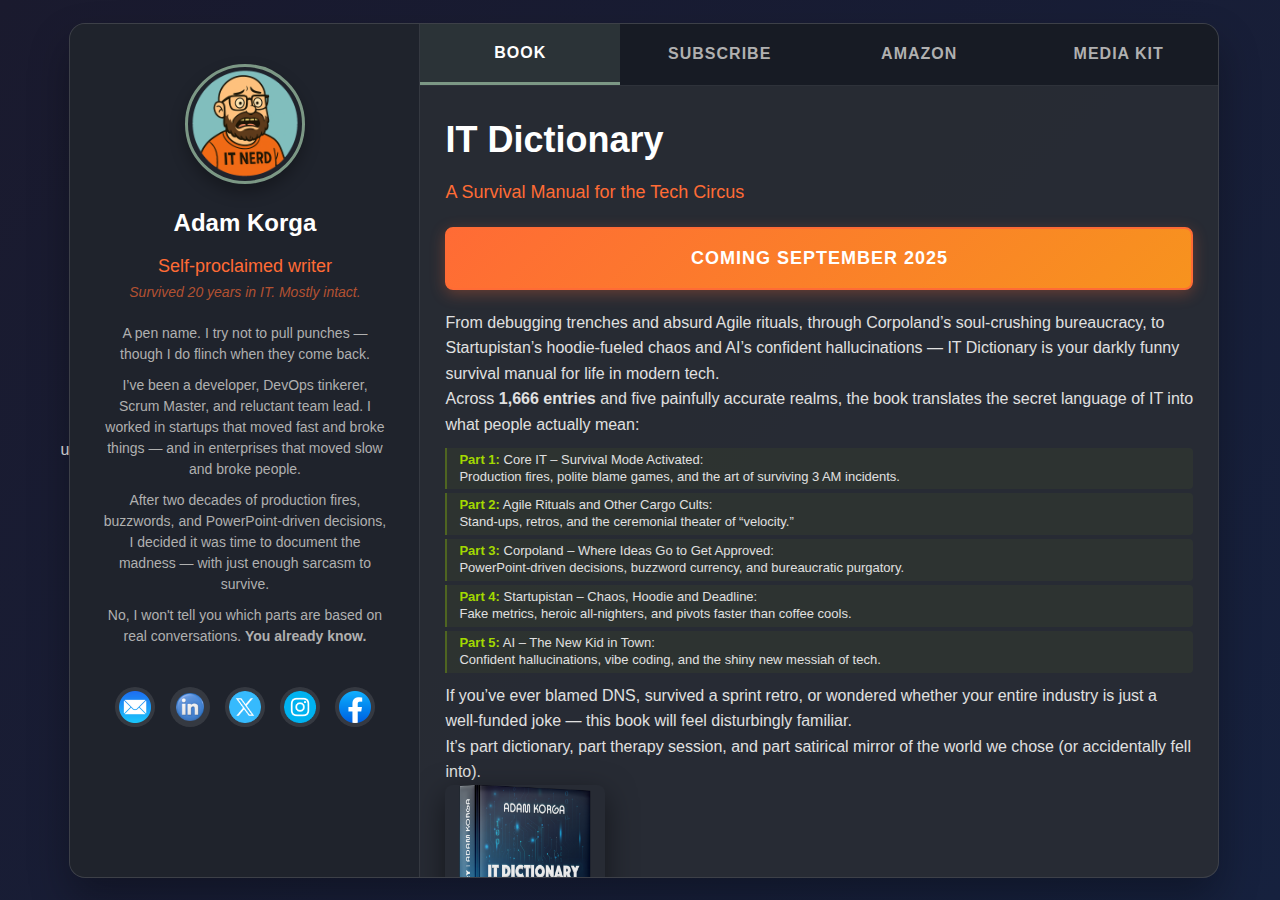
<file: index.html>
<!DOCTYPE html>
<html lang="en">

<head>
    <!-- Podstawowe meta tagi -->
    <meta charset="UTF-8" />
    <meta name="viewport" content="width=device-width, initial-scale=1" />
    <title>IT Dictionary – A Brutally Honest Guide to Tech Jargon by Adam Korga</title>
    <meta name="description"
        content="IT Dictionary is a witty, brutally honest guide to modern tech jargon, acronyms, and corporate madness – written by Adam Korga." />

    <!-- Open Graph (Facebook, LinkedIn) -->
    <meta property="og:title" content="IT Dictionary – A Brutally Honest Guide to Tech Jargon" />
    <meta property="og:description"
        content="Decode the absurdities of modern IT culture with this sharp, hilarious dictionary by Adam Korga." />
    <meta property="og:type" content="website" />
    <meta property="og:url" content="https://www.adamkorga.com/" />
    <meta property="og:image" content="https://www.adamkorga.com/images/cover-og.jpg" />

    <!-- Twitter Card -->
    <meta name="twitter:card" content="summary_large_image" />
    <meta name="twitter:title" content="IT Dictionary by Adam Korga" />
    <meta name="twitter:description"
        content="A not-so-serious guide to the IT world – jargon, buzzwords, and chaos explained." />
    <meta name="twitter:image" content="https://www.adamkorga.com/images/cover-og.jpg" />
    <meta name="twitter:creator" content="@adamkorga" />

    <!-- Canonical URL -->
    <link rel="canonical" href="https://www.adamkorga.com/" />

    <!-- Favicon -->u
    <link rel="icon" type="image/x-icon" href="/favicon.ico">

    <!-- Structured Data (JSON-LD Schema.org for Book + Author) -->
    <script type="application/ld+json">
  {
    "@context": "https://schema.org",
    "@type": "Book",
    "name": "IT Dictionary",
    "author": {
      "@type": "Person",
      "name": "Adam Korga",
      "url": "https://www.adamkorga.com/"
    },
    "description": "IT Dictionary is a brutally honest and witty guide to tech jargon, buzzwords, and absurd rituals of modern IT culture.",
    "image": "https://www.adamkorga.com/images/cover-og.jpg",
    "publisher": "Self-published",
    "inLanguage": "en",
    "genre": "Technology, Humor",
    "url": "https://www.adamkorga.com/"
  }
  </script>

    <!-- Preferowana wersja językowa -->

    <link rel="stylesheet" href="style.css">
    <link rel="stylesheet" href="aweber.css">
    <script src="script.js"></script>
</head>

<head>

    <meta charset="UTF-8">
    <meta name="viewport" content="width=device-width, initial-scale=1.0">
    <title>IT Dictionary - Your Essential Guide to Technology Terms</title>

</head>

<body>
    <div class="container">
        <!-- Left Column - Author Section -->
        <div class="author-section">
            <img src="image/avatar.png" alt="Author Avatar" class="avatar">

            <h2 class="author-name">Adam Korga</h2>
            <p class="author-title">Self-proclaimed writer</p>
            <p class="author-subtitle">Survived 20 years in IT. Mostly intact.</p>

            <div class="author-bio">
                <p>A pen name. I try not to pull punches — though I do flinch when they come back.</p>
                <p>I’ve been a developer, DevOps tinkerer, Scrum Master, and reluctant team lead.
                    I worked in startups that moved fast and broke things — and in enterprises that
                    moved slow and broke people.</p>
                <p>After two decades of production fires, buzzwords, and PowerPoint‑driven decisions,
                    I decided it was time to document the madness — with just enough sarcasm to survive.</p>
                <p>No, I won't tell you which parts are based on real conversations.
                    <strong>You already know.</strong>
                </p>
            </div>

            <div class="social-links">
                <a href="mailto:contact@adamkorga.com" class="social-link" title="Email">
                    <img src="image/email.png" alt="Email Icon">
                </a>
                <a href="https://www.linkedin.com/in/adam-korga/" class="social-link" title="LinkedIn" target="_blank">
                    <img src="image/linkedin.png" alt="LinkedIn Icon">
                </a>
                <a href="https://x.com/adam_korga" class="social-link" title="X (Twitter)" target="_blank">
                    <img src="image/twitter_x.png" alt="X Icon">
                </a>
                <a href="https://www.instagram.com/adamkorga_author/" class="social-link" title="Instagram"
                    target="_blank">
                    <img src="image/instagram.png" alt="Instagram Icon">
                </a>
                <a href="https://www.facebook.com/adamkorga.author" class="social-link" title="Facebook"
                    target="_blank">
                    <img src="image/facebook.png" alt="Facebook Icon">
                </a>
            </div>
        </div>

        <!-- Right Column - Content Section -->
        <div class="content-section">
            <!-- Tab Navigation -->
            <nav class="tab-nav">
                <button class="tab-button active" data-tab="book">Book</button>
                <button class="tab-button" data-tab="subscribe">Subscribe</button>
                <button class="tab-button" data-tab="amazon">Amazon</button>
                <button class="tab-button" data-tab="media">Media Kit</button>
            </nav>

            <!-- Tab Content -->
            <div class="tab-content">
                <!-- Book Tab -->
                <div class="tab-pane active" id="book">
                    <div class="book-header">
                        <h1 class="book-title">IT Dictionary</h1>
                        <p class="book-subtitle">A Survival Manual for the Tech Circus
                        </p>
                        <div class="coming-soon-box">
                            <p class="coming-soon-text">Coming September 2025</p>
                        </div>
                    </div>

                    <div class="book-content">
                        <div class="book-description">
                            <p>From debugging trenches and absurd Agile rituals, through Corpoland’s soul‑crushing bureaucracy,
                                to Startupistan’s hoodie‑fueled chaos and AI’s confident hallucinations — IT Dictionary is
                                your darkly funny survival manual for life in modern tech.</p>

                            <p>Across <b>1,666 entries</b> and five painfully accurate realms, the book translates the secret
                                language of IT into what people actually mean:</p>

                            <ul class="book-parts">
                                <li><strong>Part 1:</strong> Core IT – Survival Mode Activated:<br/>
                                    Production fires, polite blame games, and the art of surviving 3 AM incidents.
                                </li>
                                <li><strong>Part 2:</strong> Agile Rituals and Other Cargo Cults:<br/>
                                    Stand‑ups, retros, and the ceremonial theater of “velocity.”
                                </li>
                                <li><strong>Part 3:</strong> Corpoland – Where Ideas Go to Get Approved:<br/>
                                    PowerPoint-driven decisions, buzzword currency, and bureaucratic purgatory.
                                </li>
                                <li><strong>Part 4:</strong> Startupistan – Chaos, Hoodie and Deadline:<br/>
                                    Fake metrics, heroic all‑nighters, and pivots faster than coffee cools.
                                </li>
                                <li><strong>Part 5:</strong> AI – The New Kid in Town:<br/>
                                    Confident hallucinations, vibe coding, and the shiny new messiah of tech.
                                </li>
                            </ul>

                            <p>If you’ve ever blamed DNS, survived a sprint retro, or wondered whether your entire industry is
                                just a well‑funded joke — this book will feel disturbingly familiar.</p>
                            <p>It’s part dictionary, part therapy session, and part satirical mirror of the world we chose
                                (or accidentally fell into).</p>
                        </div>

                        <img src="image/cover.png" alt="IT Dictionary Book Cover" class="book-cover">

                        <div class="sample-text" id="sampleCarousel">
                            <div class="sample-header">Sample from the book</div>
                            <div class="sample-section" id="sampleSection">Security</div>
                            <div class="sample-term" id="sampleTerm">Least Privileges</div>
                            <div class="sample-sounds" id="sampleSounds">Minimized risk access</div>
                            <div class="sample-meaning" id="sampleMeaning">If you can do your job - we failed at ours
                            </div>
                            <div class="sample-nav">
                                <div class="sample-dot active" data-index="0"></div>
                                <div class="sample-dot" data-index="1"></div>
                                <div class="sample-dot" data-index="2"></div>
                                <div class="sample-dot" data-index="3"></div>
                                <div class="sample-dot" data-index="4"></div>
                            </div>
                        </div>
                    </div>
                </div>

                <!-- Subscribe Tab -->
                <div class="tab-pane" id="subscribe">
                    <div class="subscribe-content">
                        <h2 class="subscribe-title">Tech, Madness & Sarcasm — Straight to Your Inbox.</h2>

                                                <div class="subscribe-description">
                            <p>This is no "special offers in your inbox" kind of deal. It's a <strong>weekly newsletter</strong> — one essay, one topic, in my usual style.</p>

                            <div class="content-section">
                                <p>Expect things like:</p>
                                <ul>
                                    <li>Tech explained so even a 7-year-old would understand but an engineer wouldn't cry</li>
                                    <li>Legendary engineering screw-ups and the lessons hidden inside</li>
                                    <li>Workplace absurdities worth laughing at (while secretly documenting for survival)</li>
                                    <li>A dose of systems thinking without the buzzword bingo or consultant speak</li>
                                </ul>
                            </div>

                            <div class="content-section">
                                <p>In other words: the same mix of satire and clarity you'll find in my books, but fresh every week.</p>
                                <p>What you won't get: spam, affiliate junk, or "exclusive offers" nobody asked for.</p>
                                <p>Just one honest essay each week. Fun, sharp, and (hopefully) useful.</p>
                            </div>

                            <div class="subscribe-cta">
                                <p>Sign up now and stay connected!<br />... without selling your soul.</p>
                            </div>

                            <div class="welcome-gift-highlight">
                                <p><strong>Welcome gift:</strong> a link to an extended sample of the upcoming book</p>
                            </div>
                        </div>

                        <div class="form-placeholder">
                            <form method="post" action="https://www.aweber.com/scripts/addlead.pl"
                                accept-charset="UTF-8" class="custom-aweber-form">
                                <input type="hidden" name="meta_web_form_id" value="527224186">
                                <input type="hidden" name="listname" value="awlist6895310">
                                <input type="hidden" name="redirect"
                                    value="https://adamkorga.github.io/confirmation.html">
                                <input type="hidden" name="meta_redirect_onlist"
                                    value="https://adamkorga.github.io/already-subscribed.html">
                                <input type="hidden" name="meta_adtracking" value="index" id="indexTrackingSource">
                                <input type="hidden" name="meta_message" value="1">
                                <input type="hidden" name="meta_required" value="name,email">
                                <input type="hidden" name="meta_tooltip" value="">

                                <label for="aweber-name">Name</label>
                                <input type="text" name="name" id="aweber-name" required>

                                <label for="aweber-email">Email</label>
                                <input type="email" name="email" id="aweber-email" required>

                                <input type="submit" value="Subscribe">
                            </form>

                            <div class="form-footer">
                                <p><a href="https://www.aweber.com/permission.htm" target="_blank" rel="nofollow">We
                                        respect your email privacy</a></p>
                                <p><a href="https://www.aweber.com" target="_blank" rel="nofollow">Powered by AWeber
                                        Email Marketing</a></p>
                            </div>
                        </div>

                    </div>
                </div>

                <!-- Amazon Tab -->
                <div class="tab-pane" id="amazon">
                    <div class="amazon-content">
                        <h2 class="amazon-title">Get Your Copy</h2>
                        <p class="amazon-description">Available now on Amazon in both paperback and Kindle editions.</p>

                        <!-- <a href="#" class="amazon-button">View on Amazon</a> -->
                        <p
                            style="color: #ffffff; font-size: 16px; text-align: center; background: #7c7c7c; padding: 10px 20px; border-radius: 5px; display: inline-block; cursor: not-allowed;">
                            Coming soon on Amazon</p>

                        <div
                            style="margin-top: 30px; padding: 20px; background: rgba(20, 24, 32, 0.6); border-radius: 8px;">
                            <p style="color: #b0b0b0; font-size: 14px; margin-bottom: 10px;">Coming Soon:</p>
                            <p style="color: #7c9885;">• Paperback Edition</p>
                            <p style="color: #7c9885;">• Kindle Edition</p>
                            <p style="color: #b0b0b0; font-size: 14px;">•
                                <span style="text-decoration: line-through;">Audiobook Version</span> <br />
                                <span style="font-size: 12px;">(unless someone manages to record it without crying or
                                    rage-quitting halfway)</span>
                            </p>
                        </div>
                    </div>
                </div>

                <!-- Media Downloads Tab -->
                <div class="tab-pane" id="media">
                    <div class="media-content">
                        <div class="download-sections">
                            <div class="download-section">
                                <h3>Author Materials</h3>
                                <div class="download-items">
                                    <div class="download-item">
                                        <div class="download-info">
                                            <h4>Author Photo</h4>
                                            <p>Professional author headshot for media use</p>
                                        </div>
                                        <a href="downloads/avatar.png" class="download-button" download target="_blank">Download Image</a>
                                    </div>
                                    <div class="download-item">
                                        <div class="download-info">
                                            <h4>Book Cover (High Resolution)</h4>
                                            <p>High-quality cover image for media use</p>
                                        </div>
                                        <a href="downloads/IT_Dictionary_cover.jpg" class="download-button" download target="_blank">Download Image</a>
                                    </div>
                                    <div class="download-item">
                                        <div class="download-info">
                                            <h4>Book Mockups</h4>
                                            <p>Collection of book mockups for promotional use</p>
                                        </div>
                                        <a href="downloads/IT_Dictionary_mockups.zip" class="download-button" download target="_blank">Download ZIP</a>
                                    </div>
                                </div>
                            </div>

                            <div class="download-section">
                                <h3>Media Kit</h3>

                                <div class="download-items">
                                    <div class="download-item">
                                        <div class="download-info">
                                            <h4>Elevator Pitch</h4>
                                            <p>Elevator pitch format - perfect for quick skimming</p>
                                        </div>
                                        <a href="downloads/media_kit_quick_pitch.pdf" class="download-button" download target="_blank">Download PDF</a>
                                    </div>

                                    <div class="download-item">
                                        <div class="download-info">
                                            <h4>Medium sized</h4>
                                            <p>Slightly more verbose version with additional details</p>
                                        </div>
                                        <a href="downloads/media_kit_medium_sized.pdf" class="download-button" download target="_blank">Download PDF</a>
                                    </div>
                                    <div class="download-item">
                                        <div class="download-info">
                                            <h4>Deep Dive (15 pages)</h4>
                                            <p>Comprehensive media kit available on request</p>
                                        </div>
                                        <a href="mailto:contact@adamkorga.com?subject=Media Kit Request - Deep Dive" class="download-button email-button">Email Request</a>
                                    </div>
                                </div>
                            </div>
                        </div>

                        <div class="polish-footnote">
                            <p><strong>For Polish audience:</strong><br/><a href="downloads/IT_Dictionary_bez_wersji_PL.pdf" target="_blank">Why this book probably won't be translated to Polish / Czemu ta książka prawdopodobnie nie zostanie przetłumaczona na polski</a></p>
                        </div>

                        <div class="media-footer">
                            <p><strong>Media Inquiries:</strong> <a href="mailto:contact@adamkorga.com">contact@adamkorga.com</a></p>
                            <p class="usage-note">All materials are available for editorial and promotional use. Please credit Adam Korga when using.</p>
                        </div>
                    </div>
                </div>
            </div>
        </div>
    </div>

    <script>
        // Set up dynamic source tracking
        document.addEventListener('DOMContentLoaded', function() {
            const urlParams = new URLSearchParams(window.location.search);
            const source = urlParams.get('source');
            const trackingField = document.getElementById('indexTrackingSource');
            
            if (source) {
                trackingField.value = 'index-' + source;
            } else {
                trackingField.value = 'index';
            }
        });
    </script>
</body>

</html>
</file>
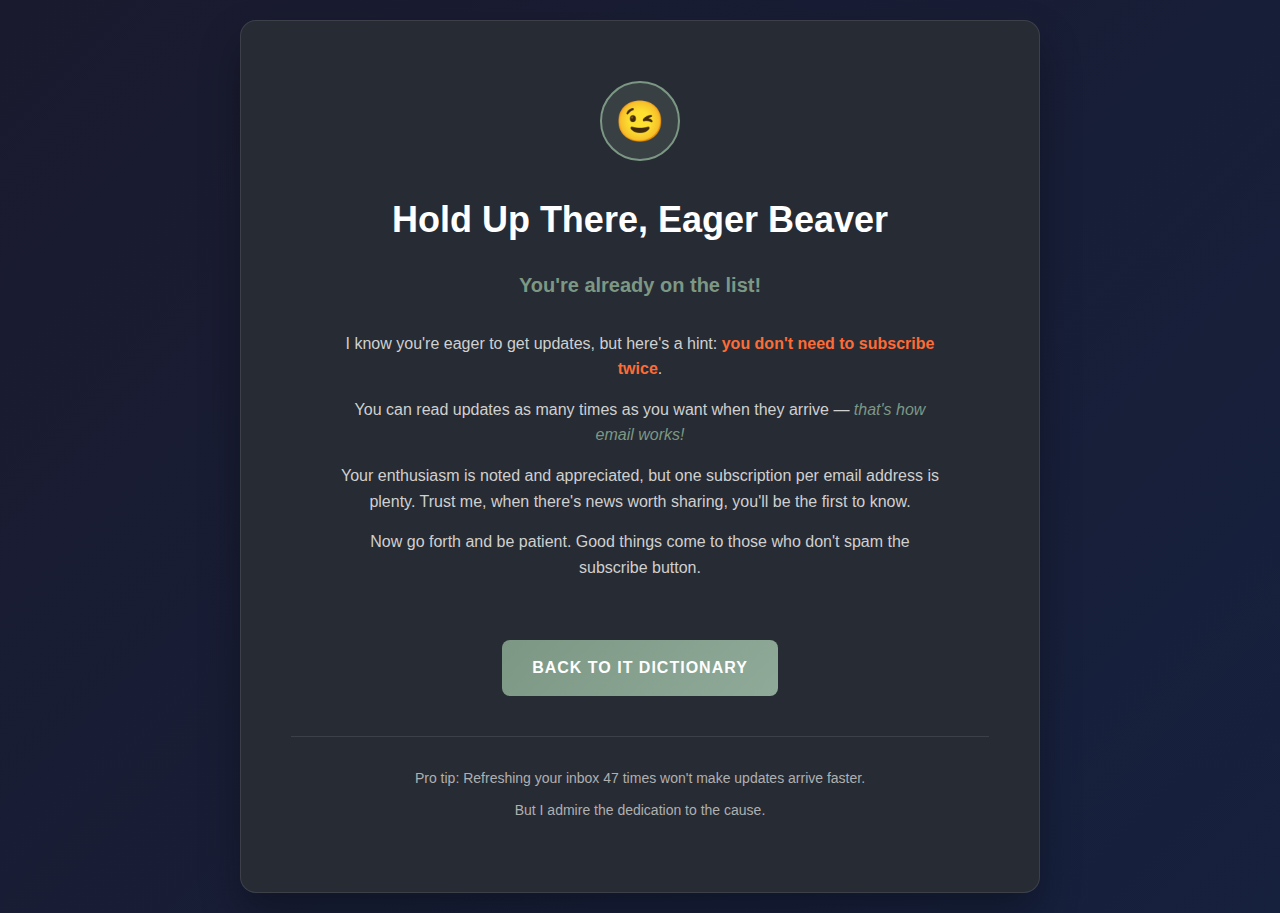
<file: already-subscribed.html>
<!DOCTYPE html>
<html lang="en">
<head>
    <meta charset="UTF-8">
    <meta name="viewport" content="width=device-width, initial-scale=1.0">
    <title>Already Subscribed - IT Dictionary</title>
    <style>
        /* Reset and Base Styles */
        * {
            margin: 0;
            padding: 0;
            box-sizing: border-box;
        }

        body {
            font-family: 'Segoe UI', Tahoma, Geneva, Verdana, sans-serif;
            background: linear-gradient(135deg, #1a1a2e 0%, #16213e 100%);
            color: #e0e0e0;
            min-height: 100vh;
            display: flex;
            align-items: center;
            justify-content: center;
            padding: 20px;
            line-height: 1.6;
        }

        /* Main Container - Framed Card */
        .container {
            background: rgba(40, 44, 52, 0.95);
            border-radius: 16px;
            box-shadow: 0 20px 40px rgba(0, 0, 0, 0.3);
            max-width: 800px;
            width: 100%;
            padding: 60px 50px;
            text-align: center;
            border: 1px solid rgba(255, 255, 255, 0.1);
        }

        /* Already Icon */
        .already-icon {
            width: 80px;
            height: 80px;
            margin: 0 auto 30px;
            background: rgba(124, 152, 133, 0.2);
            border: 2px solid #7c9885;
            border-radius: 50%;
            display: flex;
            align-items: center;
            justify-content: center;
            font-size: 40px;
            color: #7c9885;
        }

        /* Typography */
        .already-title {
            font-size: 36px;
            font-weight: 800;
            color: #ffffff;
            margin-bottom: 20px;
        }

        .already-subtitle {
            font-size: 20px;
            color: #7c9885;
            margin-bottom: 30px;
            font-weight: 600;
        }

        .already-message {
            font-size: 16px;
            color: #d0d0d0;
            margin-bottom: 40px;
            line-height: 1.6;
            max-width: 600px;
            margin-left: auto;
            margin-right: auto;
        }

        .already-message p {
            margin-bottom: 15px;
        }

        .already-message strong {
            color: #ff6b35;
        }

        .already-message em {
            color: #7c9885;
            font-style: italic;
        }

        /* Call to Action */
        .back-link {
            display: inline-block;
            background: linear-gradient(135deg, #7c9885 0%, #8faa98 100%);
            color: #ffffff;
            padding: 15px 30px;
            border-radius: 8px;
            text-decoration: none;
            font-weight: 600;
            font-size: 16px;
            transition: all 0.3s ease;
            text-transform: uppercase;
            letter-spacing: 1px;
            margin-top: 20px;
        }

        .back-link:hover {
            transform: translateY(-2px);
            box-shadow: 0 10px 20px rgba(124, 152, 133, 0.3);
            background: linear-gradient(135deg, #8faa98 0%, #a3c2ab 100%);
        }

        /* Fun Note */
        .fun-note {
            margin-top: 40px;
            padding-top: 30px;
            border-top: 1px solid rgba(255, 255, 255, 0.1);
            font-size: 14px;
            color: #b0b0b0;
        }

        .fun-note p {
            margin-bottom: 10px;
        }

        /* Responsive Design */
        @media (max-width: 768px) {
            .container {
                padding: 40px 30px;
            }

            .already-title {
                font-size: 28px;
            }

            .already-subtitle {
                font-size: 18px;
            }

            .already-message {
                font-size: 15px;
            }

            .back-link {
                padding: 12px 25px;
                font-size: 14px;
            }
        }

        @media (max-width: 480px) {
            .container {
                padding: 30px 20px;
            }

            .already-title {
                font-size: 24px;
            }

            .already-subtitle {
                font-size: 16px;
            }

            .already-icon {
                width: 60px;
                height: 60px;
                font-size: 30px;
            }
        }
    </style>
</head>
<body>
    <div class="container">
        <!-- Already Icon -->
        <div class="already-icon">
            😉
        </div>

        <!-- Main Content -->
        <h1 class="already-title">Hold Up There, Eager Beaver</h1>
        <p class="already-subtitle">You're already on the list!</p>
        
        <div class="already-message">
            <p>I know you're eager to get updates, but here's a hint: <strong>you don't need to subscribe twice</strong>.</p>
            
            <p>You can read updates as many times as you want when they arrive — <em>that's how email works!</em></p>
            
            <p>Your enthusiasm is noted and appreciated, but one subscription per email address is plenty. Trust me, when there's news worth sharing, you'll be the first to know.</p>
            
            <p>Now go forth and be patient. Good things come to those who don't spam the subscribe button.</p>
        </div>

        <!-- Back to Main Site -->
        <a href="index.html" class="back-link">Back to IT Dictionary</a>

        <!-- Fun Note -->
        <div class="fun-note">
            <p>Pro tip: Refreshing your inbox 47 times won't make updates arrive faster.</p>
            <p>But I admire the dedication to the cause.</p>
        </div>
    </div>
</body>
</html>
</file>
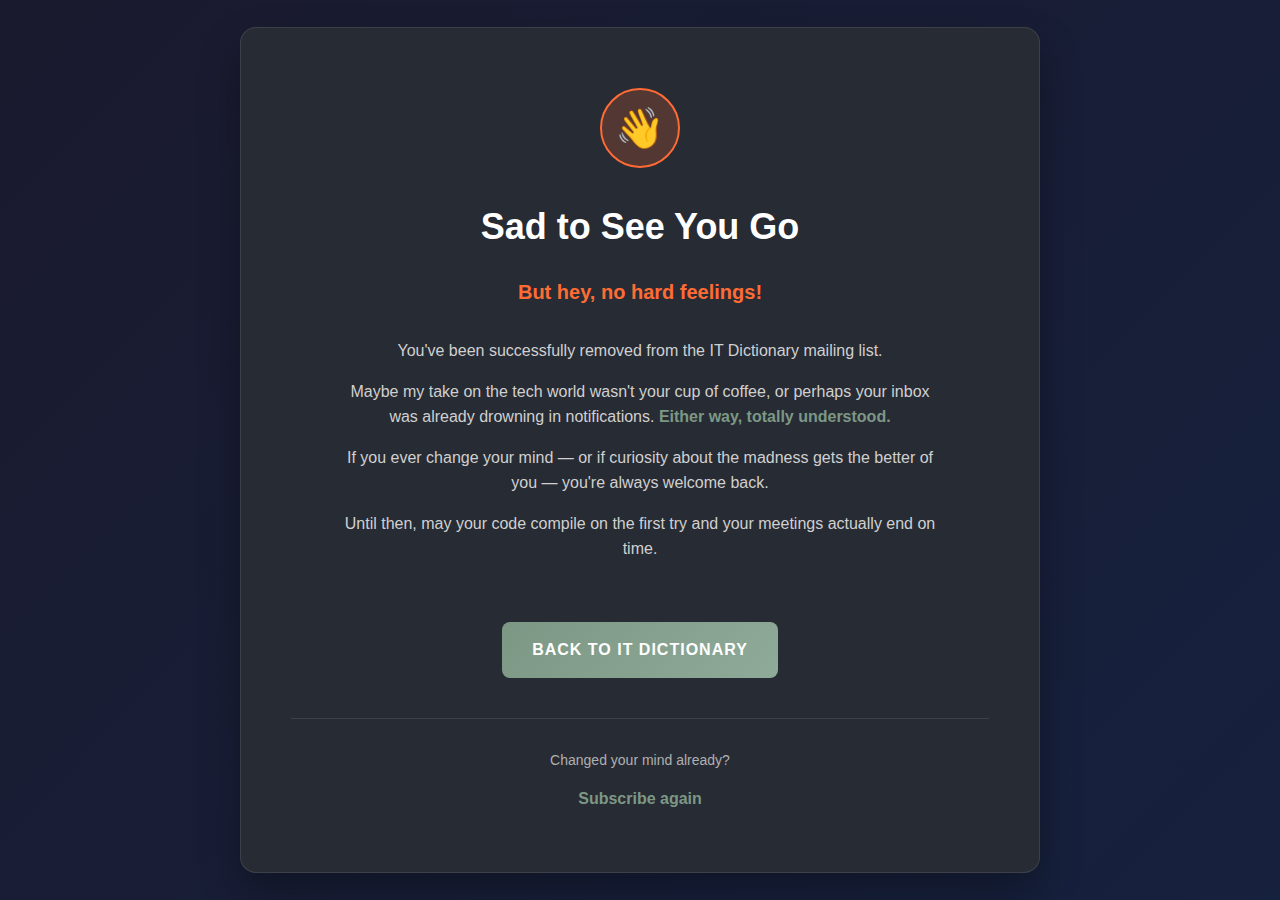
<file: goodbye.html>
<!DOCTYPE html>
<html lang="en">
<head>
    <meta charset="UTF-8">
    <meta name="viewport" content="width=device-width, initial-scale=1.0">
    <title>Unsubscribed - IT Dictionary</title>
    <style>
        /* Reset and Base Styles */
        * {
            margin: 0;
            padding: 0;
            box-sizing: border-box;
        }

        body {
            font-family: 'Segoe UI', Tahoma, Geneva, Verdana, sans-serif;
            background: linear-gradient(135deg, #1a1a2e 0%, #16213e 100%);
            color: #e0e0e0;
            min-height: 100vh;
            display: flex;
            align-items: center;
            justify-content: center;
            padding: 20px;
            line-height: 1.6;
        }

        /* Main Container - Framed Card */
        .container {
            background: rgba(40, 44, 52, 0.95);
            border-radius: 16px;
            box-shadow: 0 20px 40px rgba(0, 0, 0, 0.3);
            max-width: 800px;
            width: 100%;
            padding: 60px 50px;
            text-align: center;
            border: 1px solid rgba(255, 255, 255, 0.1);
        }

        /* Goodbye Icon */
        .goodbye-icon {
            width: 80px;
            height: 80px;
            margin: 0 auto 30px;
            background: rgba(255, 107, 53, 0.2);
            border: 2px solid #ff6b35;
            border-radius: 50%;
            display: flex;
            align-items: center;
            justify-content: center;
            font-size: 40px;
            color: #ff6b35;
        }

        /* Typography */
        .unsubscribe-title {
            font-size: 36px;
            font-weight: 800;
            color: #ffffff;
            margin-bottom: 20px;
        }

        .unsubscribe-subtitle {
            font-size: 20px;
            color: #ff6b35;
            margin-bottom: 30px;
            font-weight: 600;
        }

        .unsubscribe-message {
            font-size: 16px;
            color: #d0d0d0;
            margin-bottom: 40px;
            line-height: 1.6;
            max-width: 600px;
            margin-left: auto;
            margin-right: auto;
        }

        .unsubscribe-message p {
            margin-bottom: 15px;
        }

        .unsubscribe-message strong {
            color: #7c9885;
        }

        /* Call to Action */
        .back-link {
            display: inline-block;
            background: linear-gradient(135deg, #7c9885 0%, #8faa98 100%);
            color: #ffffff;
            padding: 15px 30px;
            border-radius: 8px;
            text-decoration: none;
            font-weight: 600;
            font-size: 16px;
            transition: all 0.3s ease;
            text-transform: uppercase;
            letter-spacing: 1px;
            margin-top: 20px;
        }

        .back-link:hover {
            transform: translateY(-2px);
            box-shadow: 0 10px 20px rgba(124, 152, 133, 0.3);
            background: linear-gradient(135deg, #8faa98 0%, #a3c2ab 100%);
        }

        /* Resubscribe Option */
        .resubscribe-section {
            margin-top: 40px;
            padding-top: 30px;
            border-top: 1px solid rgba(255, 255, 255, 0.1);
        }

        .resubscribe-text {
            font-size: 14px;
            color: #b0b0b0;
            margin-bottom: 15px;
        }

        .resubscribe-link {
            color: #7c9885;
            text-decoration: none;
            font-weight: 600;
            transition: color 0.3s ease;
        }

        .resubscribe-link:hover {
            color: #8faa98;
            text-decoration: underline;
        }

        /* Responsive Design */
        @media (max-width: 768px) {
            .container {
                padding: 40px 30px;
            }

            .unsubscribe-title {
                font-size: 28px;
            }

            .unsubscribe-subtitle {
                font-size: 18px;
            }

            .unsubscribe-message {
                font-size: 15px;
            }

            .back-link {
                padding: 12px 25px;
                font-size: 14px;
            }
        }

        @media (max-width: 480px) {
            .container {
                padding: 30px 20px;
            }

            .unsubscribe-title {
                font-size: 24px;
            }

            .unsubscribe-subtitle {
                font-size: 16px;
            }

            .goodbye-icon {
                width: 60px;
                height: 60px;
                font-size: 30px;
            }
        }
    </style>
</head>
<body>
    <div class="container">
        <!-- Goodbye Icon -->
        <div class="goodbye-icon">
            👋
        </div>

        <!-- Main Content -->
        <h1 class="unsubscribe-title">Sad to See You Go</h1>
        <p class="unsubscribe-subtitle">But hey, no hard feelings!</p>
        
        <div class="unsubscribe-message">
            <p>You've been successfully removed from the IT Dictionary mailing list.</p>
            
            <p>Maybe my take on the tech world wasn't your cup of coffee, or perhaps your inbox was already drowning in notifications. <strong>Either way, totally understood.</strong></p>
            
            <p>If you ever change your mind — or if curiosity about the madness gets the better of you — you're always welcome back.</p>
            
            <p>Until then, may your code compile on the first try and your meetings actually end on time.</p>
        </div>

        <!-- Back to Main Site -->
        <a href="index.html" class="back-link">Back to IT Dictionary</a>

        <!-- Resubscribe Option -->
        <div class="resubscribe-section">
            <p class="resubscribe-text">Changed your mind already?</p>
            <a href="index.html?tab=subscribe" class="resubscribe-link">Subscribe again</a>
        </div>
    </div>
</body>
</html>
</file>
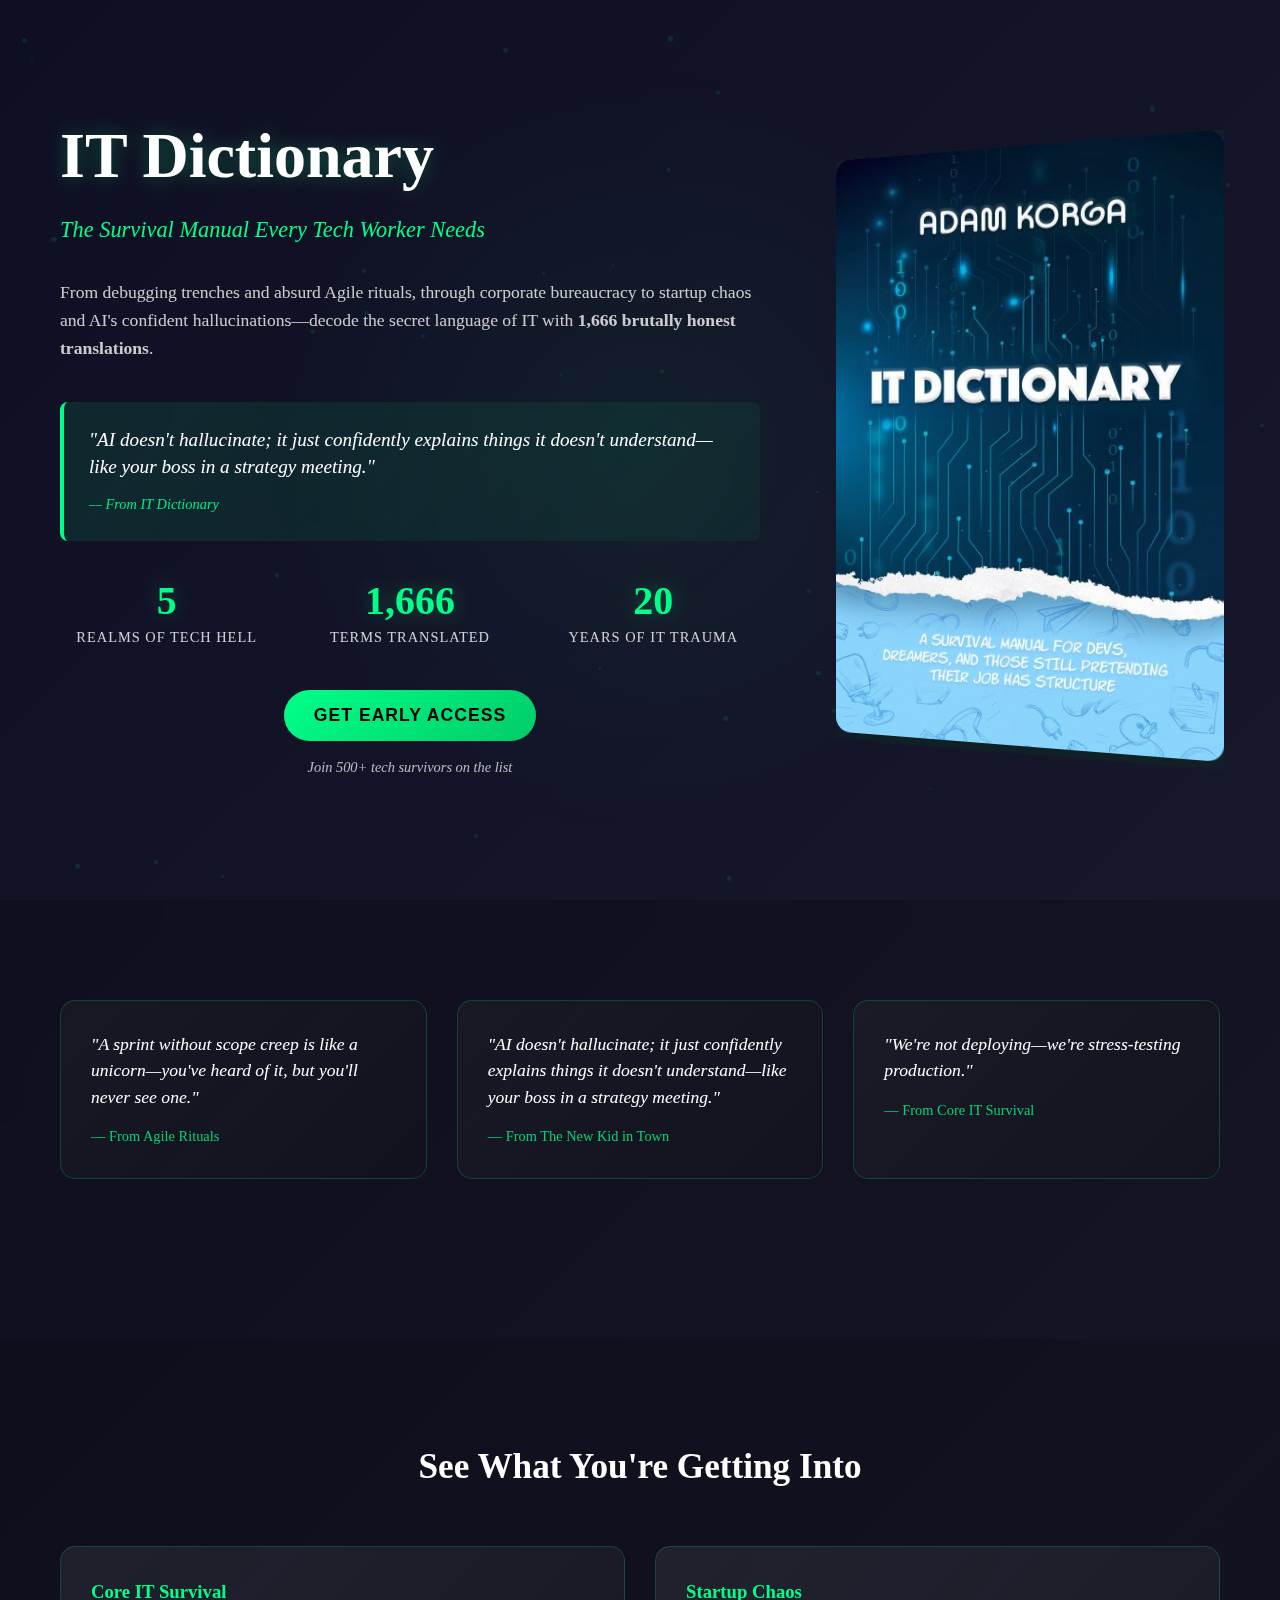
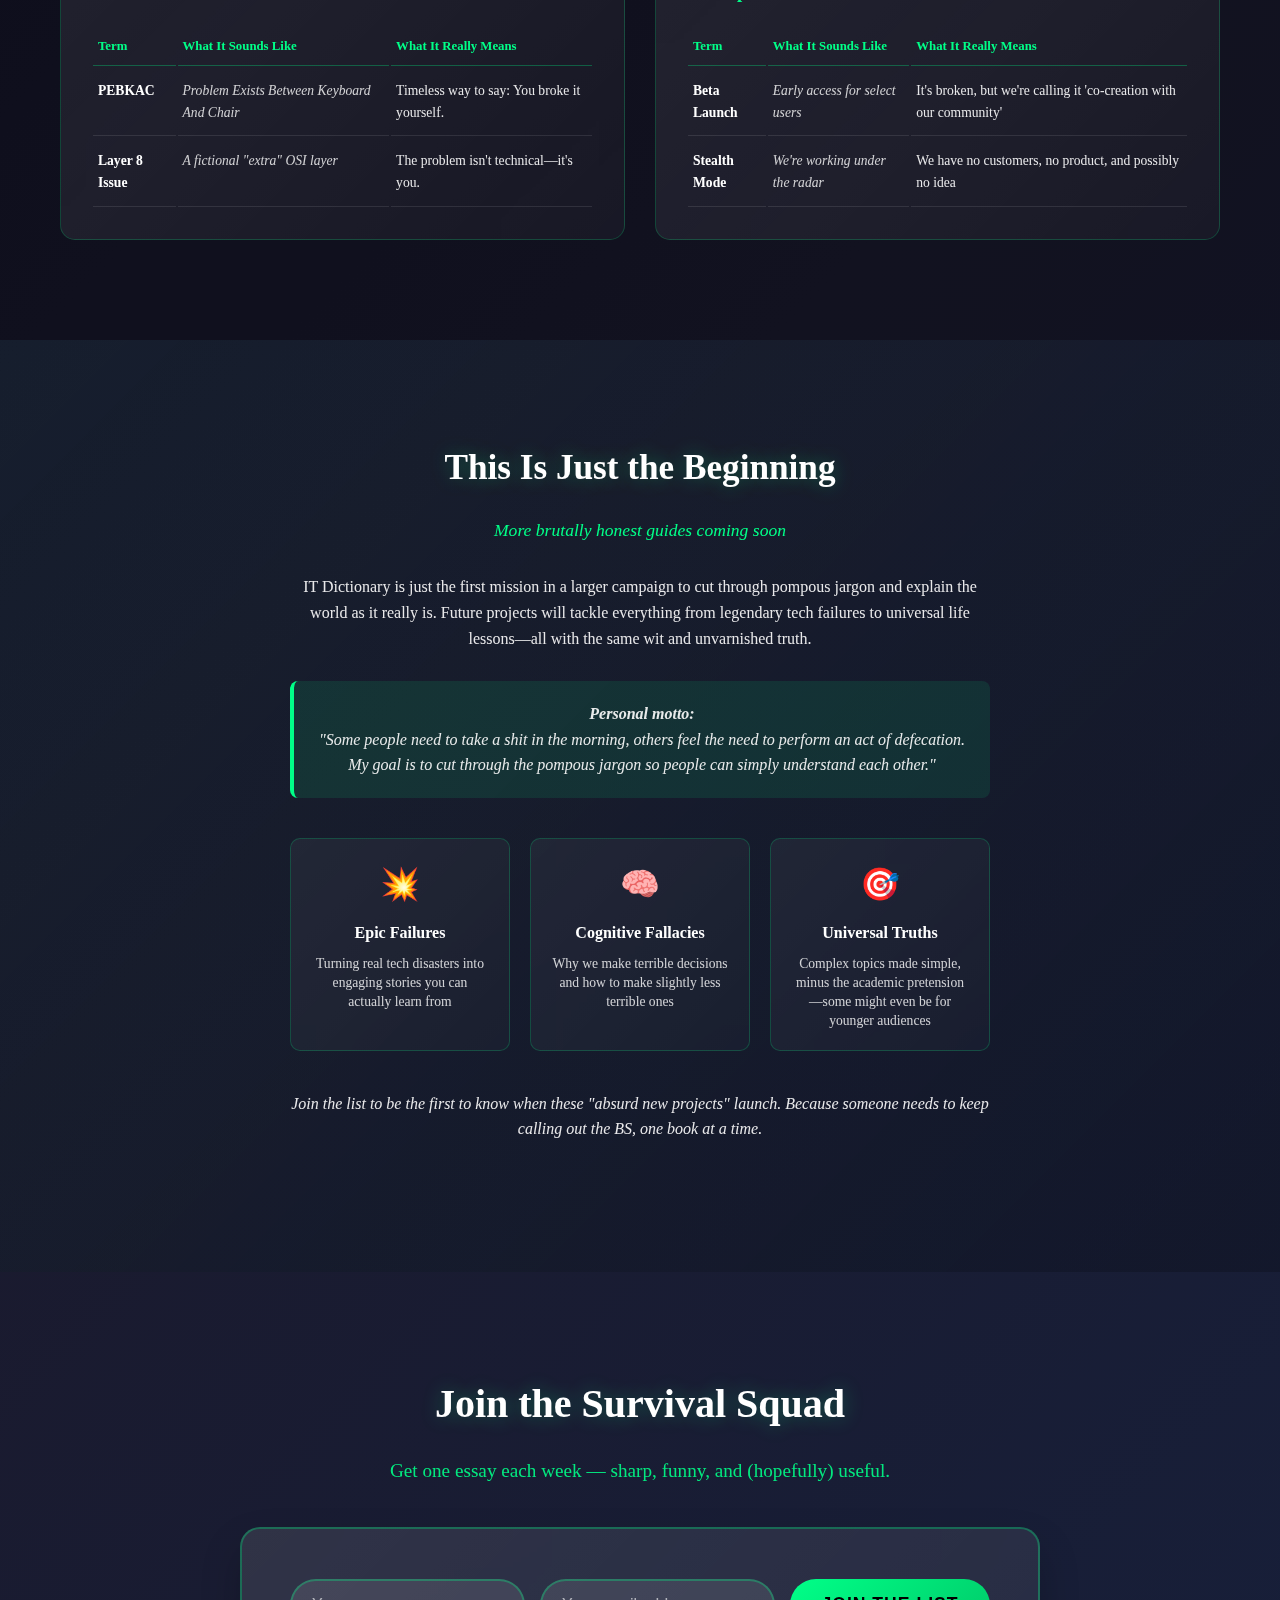
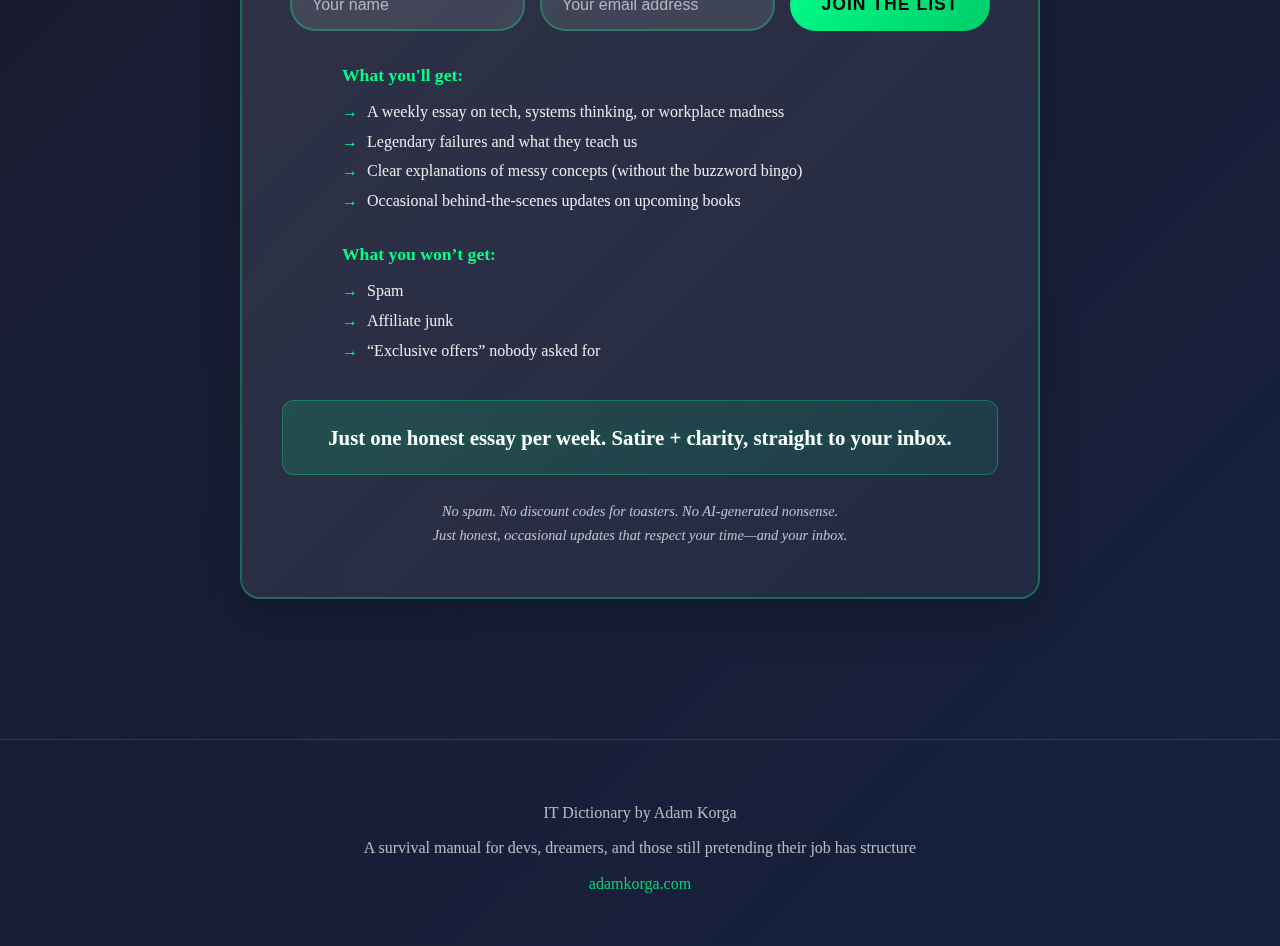
<file: landing.html>
<!DOCTYPE html>
<html lang="en">
<head>
    <meta charset="UTF-8">
    <meta name="viewport" content="width=device-width, initial-scale=1.0">
    <title>IT Dictionary - The Survival Manual Every Tech Worker Needs</title>
    <meta name="description" content="From debugging trenches to AI hype - decode the secret language of IT with 1,666 brutally honest translations.">
    
    <link rel="stylesheet" href="aweber.css">
    
    <style>
        * {
            margin: 0;
            padding: 0;
            box-sizing: border-box;
        }

        body {
            font-family: 'Georgia', 'Times New Roman', serif;
            background: linear-gradient(135deg, #0f0f23 0%, #1a1a2e 50%, #16213e 100%);
            color: #e0e0e0;
            line-height: 1.6;
            overflow-x: hidden;
        }

        .container {
            max-width: 1200px;
            margin: 0 auto;
            padding: 0 20px;
        }

        /* Animated background particles */
        .particles {
            position: fixed;
            top: 0;
            left: 0;
            width: 100%;
            height: 100%;
            z-index: -1;
            opacity: 0.1;
        }

        .particle {
            position: absolute;
            background: #00ff88;
            border-radius: 50%;
            animation: float 6s ease-in-out infinite;
        }

        @keyframes float {
            0%, 100% { transform: translateY(0px) rotate(0deg); }
            50% { transform: translateY(-20px) rotate(180deg); }
        }

        /* Header */
        .hero {
            min-height: 100vh;
            display: flex;
            align-items: center;
            position: relative;
            background: radial-gradient(circle at 50% 50%, rgba(0, 255, 136, 0.05) 0%, transparent 50%);
        }

        .hero-content {
            display: grid;
            grid-template-columns: 1fr 400px;
            gap: 60px;
            align-items: center;
            width: 100%;
        }

        .hero-text h1 {
            font-size: clamp(2.5rem, 5vw, 4rem);
            font-weight: 900;
            color: #fff;
            margin-bottom: 20px;
            line-height: 1.1;
            text-shadow: 0 0 20px rgba(0, 255, 136, 0.3);
        }

        .hero-text .tagline {
            font-size: 1.4rem;
            color: #00ff88;
            margin-bottom: 30px;
            font-weight: 300;
            font-style: italic;
        }

        .hero-text .description {
            font-size: 1.1rem;
            margin-bottom: 40px;
            opacity: 0.9;
        }

        .hero-quote {
            background: linear-gradient(135deg, rgba(0, 255, 136, 0.1) 0%, rgba(0, 255, 136, 0.05) 100%);
            border-left: 4px solid #00ff88;
            padding: 25px;
            margin: 30px 0;
            border-radius: 8px;
            backdrop-filter: blur(10px);
        }

        .hero-quote blockquote {
            font-size: 1.2rem;
            font-style: italic;
            color: #fff;
            margin-bottom: 10px;
            line-height: 1.4;
        }

        .hero-quote cite {
            color: #00ff88;
            font-size: 0.9rem;
            opacity: 0.9;
        }

        .hero-details {
            margin: 40px 0;
        }

        .detail-grid {
            display: grid;
            grid-template-columns: repeat(3, 1fr);
            gap: 30px;
            margin: 20px 0;
        }

        .detail-item {
            text-align: center;
        }

        .detail-number {
            font-size: 2.5rem;
            font-weight: 900;
            color: #00ff88;
            line-height: 1;
            text-shadow: 0 0 20px rgba(0, 255, 136, 0.3);
        }

        .detail-text {
            font-size: 0.9rem;
            color: rgba(255, 255, 255, 0.8);
            margin-top: 5px;
            text-transform: uppercase;
            letter-spacing: 1px;
        }

        .hero-cta {
            margin: 40px 0 0 0;
            text-align: center;
        }

        .hero-cta-note {
            margin-top: 15px;
            font-size: 0.9rem;
            color: rgba(255, 255, 255, 0.7);
            font-style: italic;
        }

        .book-cover {
            position: relative;
            transform: perspective(1000px) rotateY(-15deg);
            transition: transform 0.3s ease;
            max-height: 80vh;
            overflow: hidden;
        }

        .book-cover:hover {
            transform: perspective(1000px) rotateY(-5deg) scale(1.05);
        }

        .book-cover img {
            width: 100%;
            height: auto;
            border-radius: 15px;
            box-shadow: 
                0 20px 40px rgba(0, 0, 0, 0.3),
                0 0 50px rgba(0, 255, 136, 0.2);
        }

        /* Quote Section */
        .quotes-section {
            padding: 100px 0;
            background: rgba(0, 0, 0, 0.2);
            backdrop-filter: blur(10px);
        }

        .quote-grid {
            display: grid;
            grid-template-columns: repeat(auto-fit, minmax(350px, 1fr));
            gap: 30px;
            margin-bottom: 60px;
        }

        .quote-card {
            background: linear-gradient(135deg, rgba(255, 255, 255, 0.05) 0%, rgba(255, 255, 255, 0.02) 100%);
            border: 1px solid rgba(0, 255, 136, 0.2);
            border-radius: 15px;
            padding: 30px;
            backdrop-filter: blur(10px);
            transition: all 0.3s ease;
        }

        .quote-card:hover {
            transform: translateY(-10px);
            border-color: rgba(0, 255, 136, 0.4);
            box-shadow: 0 20px 40px rgba(0, 255, 136, 0.1);
        }

        .quote-card blockquote {
            font-size: 1.1rem;
            font-style: italic;
            color: #fff;
            margin-bottom: 15px;
            line-height: 1.5;
        }

        .quote-card .source {
            color: #00ff88;
            font-size: 0.9rem;
            opacity: 0.8;
        }

        /* CTA Section */
        .cta-section {
            padding: 100px 0;
            text-align: center;
            position: relative;
        }

        .cta-content {
            max-width: 800px;
            margin: 0 auto;
        }

        .cta-section h2 {
            font-size: 2.5rem;
            color: #fff;
            margin-bottom: 20px;
            text-shadow: 0 0 20px rgba(0, 255, 136, 0.3);
        }

        .cta-section .subtitle {
            font-size: 1.2rem;
            color: #00ff88;
            margin-bottom: 40px;
            opacity: 0.9;
        }

        .signup-form {
            background: linear-gradient(135deg, rgba(255, 255, 255, 0.1) 0%, rgba(255, 255, 255, 0.05) 100%);
            border: 2px solid rgba(0, 255, 136, 0.3);
            border-radius: 20px;
            padding: 50px 40px;
            backdrop-filter: blur(15px);
            margin: 40px 0;
            box-shadow: 0 20px 40px rgba(0, 0, 0, 0.2);
        }

        .form-group {
            display: flex;
            gap: 15px;
            max-width: 500px;
            margin: 0 auto 30px;
        }

        .form-group input {
            flex: 1;
            padding: 15px 20px;
            font-size: 1rem;
            border: 2px solid rgba(0, 255, 136, 0.3);
            border-radius: 50px;
            background: rgba(255, 255, 255, 0.1);
            color: #fff;
            transition: all 0.3s ease;
        }

        .form-group input:focus {
            outline: none;
            border-color: #00ff88;
            box-shadow: 0 0 20px rgba(0, 255, 136, 0.2);
        }

        .form-group input::placeholder {
            color: rgba(255, 255, 255, 0.6);
        }

        .cta-button {
            background: linear-gradient(135deg, #00ff88 0%, #00cc6a 100%);
            color: #000;
            border: none;
            padding: 15px 30px;
            font-size: 1.1rem;
            font-weight: 700;
            border-radius: 50px;
            cursor: pointer;
            transition: all 0.3s ease;
            text-transform: uppercase;
            letter-spacing: 1px;
            min-width: 200px;
        }

        .cta-button:hover {
            transform: translateY(-3px);
            box-shadow: 0 10px 25px rgba(0, 255, 136, 0.3);
            background: linear-gradient(135deg, #00cc6a 0%, #00ff88 100%);
        }

        .benefits {
            text-align: left;
            margin: 25px 0;
            padding: 0 60px;
        }

        .benefits h4 {
            color: #00ff88;
            margin-bottom: 8px;
            font-size: 1.1rem;
        }

        .benefits ul {
            list-style: none;
            color: rgba(255, 255, 255, 0.9);
            margin-bottom: 0;
        }

        .benefits li {
            padding: 2px 0;
            position: relative;
            padding-left: 25px;
        }

        .benefits li:before {
            content: "→";
            position: absolute;
            left: 0;
            color: #00ff88;
            font-weight: bold;
        }

        .main-promise {
            font-size: 1.3rem !important;
            color: #fff !important;
            font-weight: 600 !important;
            text-align: center !important;
            margin: 35px 0 25px 0 !important;
            padding: 20px !important;
            background: linear-gradient(135deg, rgba(0, 255, 136, 0.15) 0%, rgba(0, 255, 136, 0.08) 100%) !important;
            border: 1px solid rgba(0, 255, 136, 0.3) !important;
            border-radius: 12px !important;
            text-shadow: 0 0 10px rgba(0, 255, 136, 0.2) !important;
        }

        .disclaimer {
            font-size: 0.9rem;
            color: rgba(255, 255, 255, 0.7);
            margin-top: 20px;
            font-style: italic;
        }

        /* Examples Section */
        .examples-section {
            padding: 100px 0;
            background: rgba(0, 0, 0, 0.3);
        }

        .examples-section h2 {
            text-align: center;
            font-size: 2.2rem;
            color: #fff;
            margin-bottom: 50px;
        }

        .example-grid {
            display: grid;
            grid-template-columns: repeat(auto-fit, minmax(400px, 1fr));
            gap: 30px;
        }

        .example-card {
            background: linear-gradient(135deg, rgba(255, 255, 255, 0.08) 0%, rgba(255, 255, 255, 0.03) 100%);
            border: 1px solid rgba(0, 255, 136, 0.2);
            border-radius: 15px;
            padding: 30px;
            backdrop-filter: blur(10px);
        }

        .example-table {
            width: 100%;
            font-size: 0.85rem;
        }

        .example-table th {
            color: #00ff88;
            padding: 8px 5px;
            text-align: left;
            border-bottom: 1px solid rgba(0, 255, 136, 0.3);
            font-size: 0.8rem;
        }

        .example-table td {
            padding: 12px 5px;
            border-bottom: 1px solid rgba(255, 255, 255, 0.1);
            vertical-align: top;
        }

        .example-table .term {
            color: #fff;
            font-weight: bold;
        }

        .example-table .sounds-like {
            color: rgba(255, 255, 255, 0.8);
            font-style: italic;
        }

        .example-table .really-means {
            color: rgba(255, 255, 255, 0.9);
        }

        /* Future Projects Section */
        .future-section {
            padding: 100px 0;
            background: linear-gradient(135deg, rgba(0, 255, 136, 0.03) 0%, rgba(0, 0, 0, 0.2) 100%);
            text-align: center;
        }

        .future-content {
            max-width: 700px;
            margin: 0 auto;
        }

        .future-section h2 {
            font-size: 2.2rem;
            color: #fff;
            margin-bottom: 20px;
            text-shadow: 0 0 20px rgba(0, 255, 136, 0.3);
        }

        .future-section .subtitle {
            font-size: 1.1rem;
            color: #00ff88;
            margin-bottom: 30px;
            font-style: italic;
        }

        .future-section .description {
            font-size: 1rem;
            color: rgba(255, 255, 255, 0.9);
            line-height: 1.6;
            margin-bottom: 30px;
        }

        .future-teasers {
            display: grid;
            grid-template-columns: repeat(auto-fit, minmax(200px, 1fr));
            gap: 20px;
            margin: 40px 0;
        }

        .teaser-item {
            background: linear-gradient(135deg, rgba(255, 255, 255, 0.05) 0%, rgba(255, 255, 255, 0.02) 100%);
            border: 1px solid rgba(0, 255, 136, 0.2);
            border-radius: 10px;
            padding: 20px;
            backdrop-filter: blur(10px);
            transition: all 0.3s ease;
        }

        .teaser-item:hover {
            transform: translateY(-5px);
            border-color: rgba(0, 255, 136, 0.4);
        }

        .teaser-item .icon {
            font-size: 2rem;
            margin-bottom: 10px;
            color: #00ff88;
        }

        .teaser-item h4 {
            color: #fff;
            margin-bottom: 8px;
            font-size: 1rem;
        }

        .teaser-item p {
            color: rgba(255, 255, 255, 0.8);
            font-size: 0.85rem;
            line-height: 1.4;
        }

        /* Aweber form integration */
        .aweber-integrated-form {
            max-width: 100%;
            margin: 0 auto;
        }

        .aweber-integrated-form .form-group {
            display: flex;
            gap: 15px;
            max-width: 700px;
            margin: 0 auto 30px;
            flex-wrap: wrap;
        }

        .aweber-integrated-form .form-group input[type="text"],
        .aweber-integrated-form .form-group input[type="email"] {
            flex: 1;
            min-width: 200px;
            padding: 15px 20px;
            font-size: 1rem;
            border: 2px solid rgba(0, 255, 136, 0.3);
            border-radius: 50px;
            background: rgba(255, 255, 255, 0.1);
            color: #fff;
            transition: all 0.3s ease;
        }

        .aweber-integrated-form .form-group input[type="text"]:focus,
        .aweber-integrated-form .form-group input[type="email"]:focus {
            outline: none;
            border-color: #00ff88;
            box-shadow: 0 0 20px rgba(0, 255, 136, 0.2);
        }

        .aweber-integrated-form .form-group input[type="text"]::placeholder,
        .aweber-integrated-form .form-group input[type="email"]::placeholder {
            color: rgba(255, 255, 255, 0.6);
        }

        .aweber-integrated-form .cta-button {
            background: linear-gradient(135deg, #00ff88 0%, #00cc6a 100%);
            color: #000;
            border: none;
            padding: 15px 30px;
            font-size: 1.1rem;
            font-weight: 700;
            border-radius: 50px;
            cursor: pointer;
            transition: all 0.3s ease;
            text-transform: uppercase;
            letter-spacing: 1px;
            min-width: 200px;
        }

        .aweber-integrated-form .cta-button:hover {
            transform: translateY(-3px);
            box-shadow: 0 10px 25px rgba(0, 255, 136, 0.3);
            background: linear-gradient(135deg, #00cc6a 0%, #00ff88 100%);
        }

        /* Mobile responsiveness for Aweber form */
        @media (max-width: 768px) {
            .aweber-integrated-form .form-group {
                flex-direction: column;
                max-width: 400px;
            }
            
            .aweber-integrated-form .form-group input[type="text"],
            .aweber-integrated-form .form-group input[type="email"] {
                min-width: auto;
            }
        }
        .footer {
            padding: 60px 0 40px;
            text-align: center;
            border-top: 1px solid rgba(0, 255, 136, 0.2);
        }

        .footer-content {
            opacity: 0.8;
        }

        .footer p {
            margin-bottom: 10px;
        }

        .footer a {
            color: #00ff88;
            text-decoration: none;
        }

        .footer a:hover {
            text-decoration: underline;
        }

        /* Mobile Responsiveness */
            @media (max-width: 768px) {
            .hero-content {
                grid-template-columns: 1fr;
                text-align: center;
                gap: 40px;
            }

            .book-cover {
                max-width: 300px;
                max-height: 400px;
                margin: 0 auto;
                transform: none;
            }

            .form-group {
                flex-direction: column;
            }

            .example-grid {
                grid-template-columns: 1fr;
            }

            .quote-grid {
                grid-template-columns: 1fr;
            }

            .detail-grid {
                grid-template-columns: 1fr;
                gap: 20px;
            }

            .detail-number {
                font-size: 2rem;
            }
        }
    </style>
</head>
<body>
    <!-- Animated Background -->
    <div class="particles" id="particles"></div>

    <!-- Hero Section -->
    <section class="hero">
        <div class="container">
            <div class="hero-content">
                <div class="hero-text">
                    <h1>IT Dictionary</h1>
                    <div class="tagline">The Survival Manual Every Tech Worker Needs</div>
                    <div class="description">
                        From debugging trenches and absurd Agile rituals, through corporate bureaucracy to startup chaos and AI's confident hallucinations—decode the secret language of IT with <strong>1,666 brutally honest translations</strong>.
                    </div>
                    
                    <!-- Hero Quote -->
                    <div class="hero-quote">
                        <blockquote>"AI doesn't hallucinate; it just confidently explains things it doesn't understand—like your boss in a strategy meeting."</blockquote>
                        <cite>— From IT Dictionary</cite>
                    </div>
                    
                    <!-- Hero Details -->
                    <div class="hero-details">
                        <div class="detail-grid">
                            <div class="detail-item">
                                <div class="detail-number">5</div>
                                <div class="detail-text">Realms of Tech Hell</div>
                            </div>
                            <div class="detail-item">
                                <div class="detail-number">1,666</div>
                                <div class="detail-text">Terms Translated</div>
                            </div>
                            <div class="detail-item">
                                <div class="detail-number">20</div>
                                <div class="detail-text">Years of IT Trauma</div>
                            </div>
                        </div>
                    </div>
                    
                    <!-- Hero CTA -->
                    <div class="hero-cta">
                        <button class="cta-button" onclick="document.getElementById('mainCTA').scrollIntoView({behavior: 'smooth'})">
                            Get Early Access
                        </button>
                        <div class="hero-cta-note">Join 500+ tech survivors on the list</div>
                    </div>
                </div>
                <div class="book-cover">
                    <img src="image/cover2.jpg" alt="IT Dictionary Book Cover" />
                </div>
            </div>
        </div>
    </section>

    <!-- Quotes Section -->
    <section class="quotes-section">
        <div class="container">
            <div class="quote-grid">
                <div class="quote-card">
                    <blockquote>"A sprint without scope creep is like a unicorn—you've heard of it, but you'll never see one."</blockquote>
                    <div class="source">— From Agile Rituals</div>
                </div>
                <div class="quote-card">
                    <blockquote>"AI doesn't hallucinate; it just confidently explains things it doesn't understand—like your boss in a strategy meeting."</blockquote>
                    <div class="source">— From The New Kid in Town</div>
                </div>
                <div class="quote-card">
                    <blockquote>"We're not deploying—we're stress-testing production."</blockquote>
                    <div class="source">— From Core IT Survival</div>
                </div>
            </div>
        </div>
    </section>

    <!-- Examples Section -->
    <section class="examples-section">
        <div class="container">
            <h2>See What You're Getting Into</h2>
            <div class="example-grid">
                <div class="example-card">
                    <h3 style="color: #00ff88; margin-bottom: 20px;">Core IT Survival</h3>
                    <table class="example-table">
                        <thead>
                            <tr>
                                <th>Term</th>
                                <th>What It Sounds Like</th>
                                <th>What It Really Means</th>
                            </tr>
                        </thead>
                        <tbody>
                            <tr>
                                <td class="term">PEBKAC</td>
                                <td class="sounds-like">Problem Exists Between Keyboard And Chair</td>
                                <td class="really-means">Timeless way to say: You broke it yourself.</td>
                            </tr>
                            <tr>
                                <td class="term">Layer 8 Issue</td>
                                <td class="sounds-like">A fictional "extra" OSI layer</td>
                                <td class="really-means">The problem isn't technical—it's you.</td>
                            </tr>
                        </tbody>
                    </table>
                </div>
                <div class="example-card">
                    <h3 style="color: #00ff88; margin-bottom: 20px;">Startup Chaos</h3>
                    <table class="example-table">
                        <thead>
                            <tr>
                                <th>Term</th>
                                <th>What It Sounds Like</th>
                                <th>What It Really Means</th>
                            </tr>
                        </thead>
                        <tbody>
                            <tr>
                                <td class="term">Beta Launch</td>
                                <td class="sounds-like">Early access for select users</td>
                                <td class="really-means">It's broken, but we're calling it 'co-creation with our community'</td>
                            </tr>
                            <tr>
                                <td class="term">Stealth Mode</td>
                                <td class="sounds-like">We're working under the radar</td>
                                <td class="really-means">We have no customers, no product, and possibly no idea</td>
                            </tr>
                        </tbody>
                    </table>
                </div>
            </div>
        </div>
    </section>

    <!-- Future Projects Section -->
    <section class="future-section">
        <div class="container">
            <div class="future-content">
                <h2>This Is Just the Beginning</h2>
                <div class="subtitle">More brutally honest guides coming soon</div>
                <div class="description">
                    IT Dictionary is just the first mission in a larger campaign to cut through pompous jargon and explain the world as it really is. Future projects will tackle everything from legendary tech failures to universal life lessons—all with the same wit and unvarnished truth.
                </div>
                
                <div class="description" style="background: rgba(0, 255, 136, 0.1); border-left: 4px solid #00ff88; padding: 20px; margin: 30px 0; border-radius: 8px; font-style: italic;">
                    <strong>Personal motto:</strong><br>
                    "Some people need to take a shit in the morning, others feel the need to perform an act of defecation. My goal is to cut through the pompous jargon so people can simply understand each other."
                </div>
                
                <div class="future-teasers">
                    <div class="teaser-item">
                        <div class="icon">💥</div>
                        <h4>Epic Failures</h4>
                        <p>Turning real tech disasters into engaging stories you can actually learn from</p>
                    </div>
                    <div class="teaser-item">
                        <div class="icon">🧠</div>
                        <h4>Cognitive Fallacies</h4>
                        <p>Why we make terrible decisions and how to make slightly less terrible ones</p>
                    </div>
                    <div class="teaser-item">
                        <div class="icon">🎯</div>
                        <h4>Universal Truths</h4>
                        <p>Complex topics made simple, minus the academic pretension—some might even be for younger audiences</p>
                    </div>
                </div>
                
                <div class="description" style="margin-top: 30px; font-style: italic;">
                    Join the list to be the first to know when these "absurd new projects" launch. Because someone needs to keep calling out the BS, one book at a time.
                </div>
            </div>
        </div>
    </section>

    <!-- CTA Section -->
    <section class="cta-section" id="mainCTA">
        <div class="container">
            <div class="cta-content">
                <h2>Join the Survival Squad</h2>
                <div class="subtitle">Get one essay each week — sharp, funny, and (hopefully) useful.</div>
                
                <div class="signup-form">
                    <form method="post" action="https://www.aweber.com/scripts/addlead.pl" accept-charset="UTF-8" class="aweber-integrated-form">
                        <input type="hidden" name="meta_web_form_id" value="527224186">
                        <input type="hidden" name="listname" value="awlist6895310">
                        <input type="hidden" name="redirect" value="https://adamkorga.com/confirmation.html">
                        <input type="hidden" name="meta_redirect_onlist" value="https://adamkorga.com/already-subscribed.html">
                        <input type="hidden" name="meta_adtracking" value="landing" id="trackingSource">
                        <input type="hidden" name="meta_message" value="1">
                        <input type="hidden" name="meta_required" value="name,email">
                        <input type="hidden" name="meta_tooltip" value="">
                        
                        <div class="form-group">
                            <input type="text" name="name" placeholder="Your name" required>
                            <input type="email" name="email" placeholder="Your email address" required>
                            <button type="submit" class="cta-button">Join the List</button>
                        </div>
                    </form>
                    
                    <div class="benefits">
                        <h4>What you'll get:</h4>
                        <ul>
                            <li>A weekly essay on tech, systems thinking, or workplace madness</li>
                            <li>Legendary failures and what they teach us</li>
                            <li>Clear explanations of messy concepts (without the buzzword bingo)</li>
                            <li>Occasional behind-the-scenes updates on upcoming books</li>
                        </ul>
                    </div>

                    <div class="benefits">
                        <h4>What you won’t get:</h4>
                        <ul>
                            <li>Spam</li>
                            <li>Affiliate junk</li>
                            <li>“Exclusive offers” nobody asked for</li>
                        </ul>
                    </div>
                    
                    <p class="main-promise">Just one honest essay per week. Satire + clarity, straight to your inbox.</p>
                    
                    <div class="disclaimer">
                        No spam. No discount codes for toasters. No AI-generated nonsense.<br>
                        Just honest, occasional updates that respect your time—and your inbox.
                    </div>
                </div>
            </div>
        </div>
    </section>

    <!-- Footer -->
    <footer class="footer">
        <div class="container">
            <div class="footer-content">
                <p>IT Dictionary by Adam Korga</p>
                <p>A survival manual for devs, dreamers, and those still pretending their job has structure</p>
                <p><a href="https://www.adamkorga.com">adamkorga.com</a></p>
            </div>
        </div>
    </footer>

    <script>
        // Create animated particles
        function createParticles() {
            const particles = document.getElementById('particles');
            const particleCount = 50;
            
            for (let i = 0; i < particleCount; i++) {
                const particle = document.createElement('div');
                particle.className = 'particle';
                particle.style.left = Math.random() * 100 + '%';
                particle.style.top = Math.random() * 100 + '%';
                particle.style.width = Math.random() * 4 + 2 + 'px';
                particle.style.height = particle.style.width;
                particle.style.animationDelay = Math.random() * 6 + 's';
                particle.style.animationDuration = (Math.random() * 4 + 4) + 's';
                particles.appendChild(particle);
            }
        }

        // Smooth scrolling for any internal links
        document.querySelectorAll('a[href^="#"]').forEach(anchor => {
            anchor.addEventListener('click', function (e) {
                e.preventDefault();
                document.querySelector(this.getAttribute('href')).scrollIntoView({
                    behavior: 'smooth'
                });
            });
        });

        // Initialize particles when page loads
        document.addEventListener('DOMContentLoaded', function() {
            createParticles();
            
            // Set up dynamic source tracking
            const urlParams = new URLSearchParams(window.location.search);
            const source = urlParams.get('source');
            const trackingField = document.getElementById('trackingSource');
            
            if (source) {
                trackingField.value = 'landing-' + source;
            } else {
                trackingField.value = 'landing';
            }
        });

        // Add some interactive hover effects
        document.querySelectorAll('.quote-card, .example-card').forEach(card => {
            card.addEventListener('mouseenter', function() {
                this.style.transform = 'translateY(-10px) scale(1.02)';
            });
            
            card.addEventListener('mouseleave', function() {
                this.style.transform = 'translateY(0) scale(1)';
            });
        });
    </script>
</body>
</html>
</file>
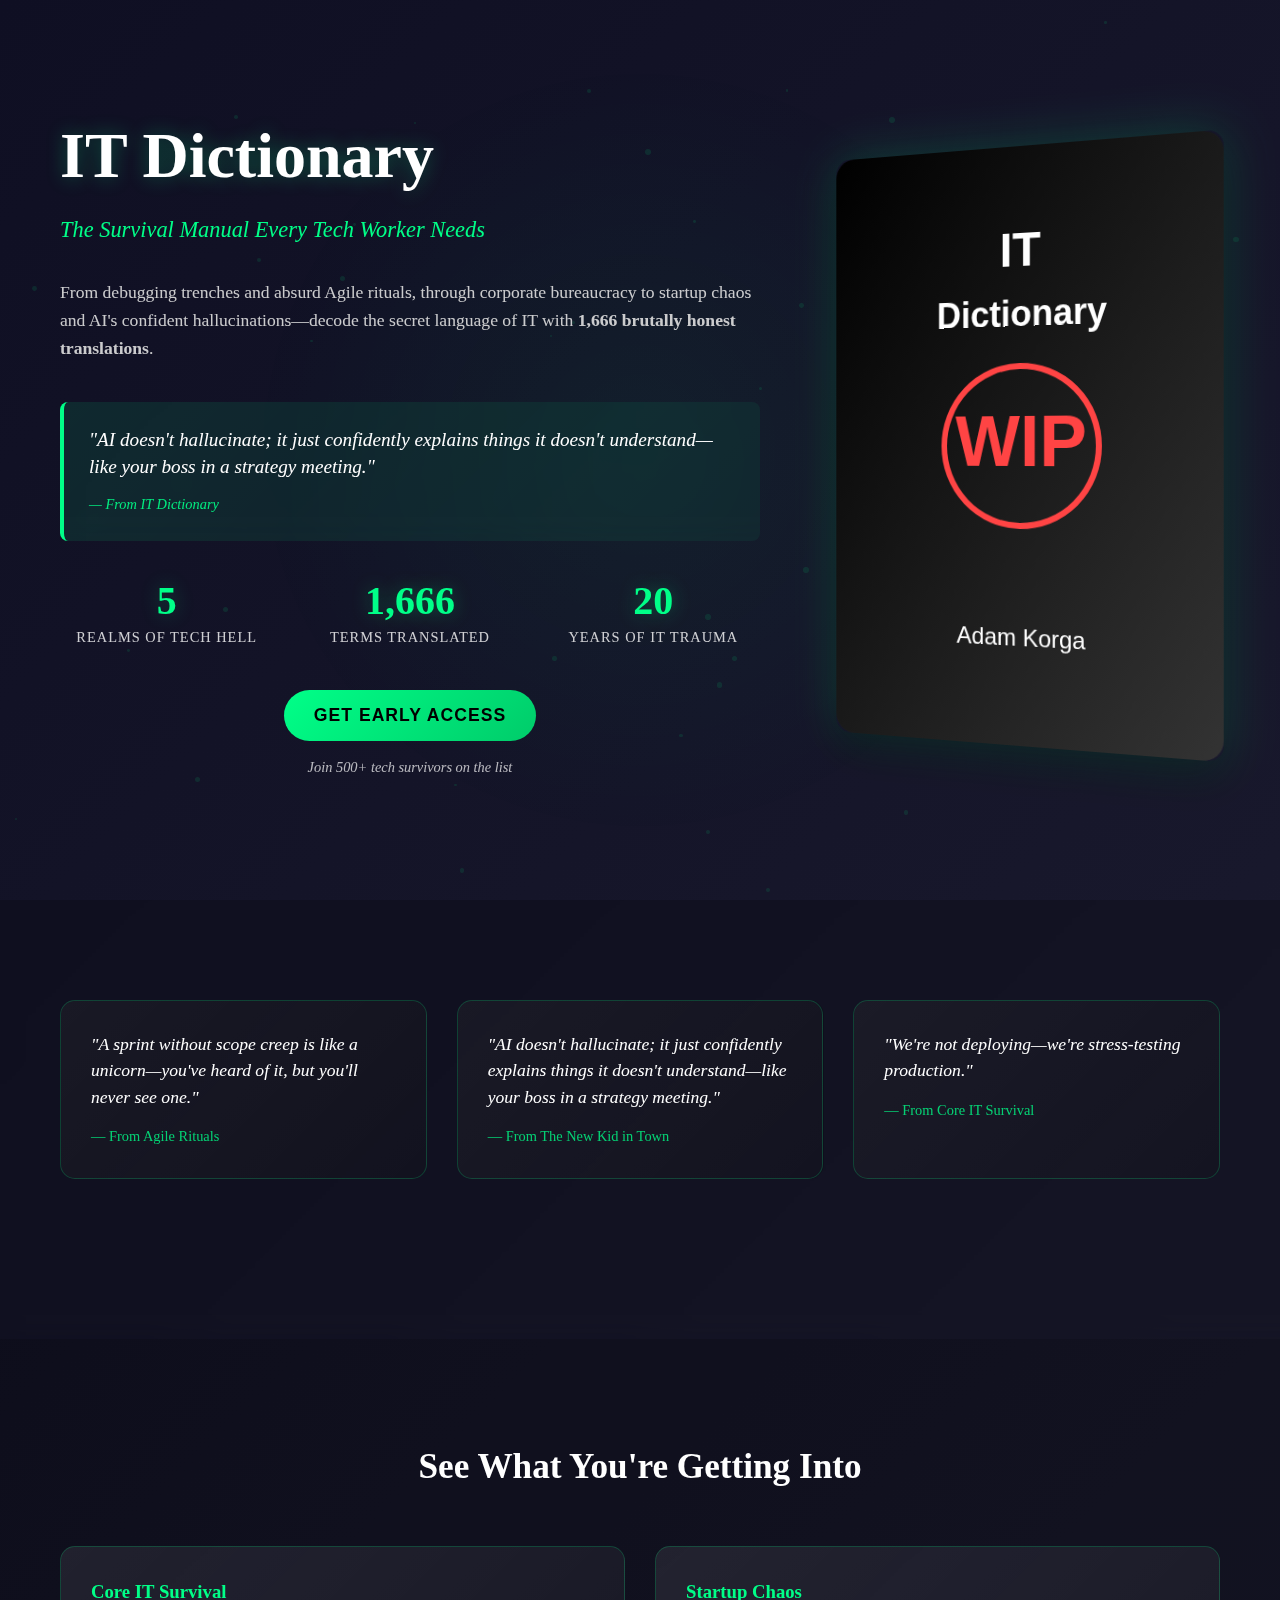
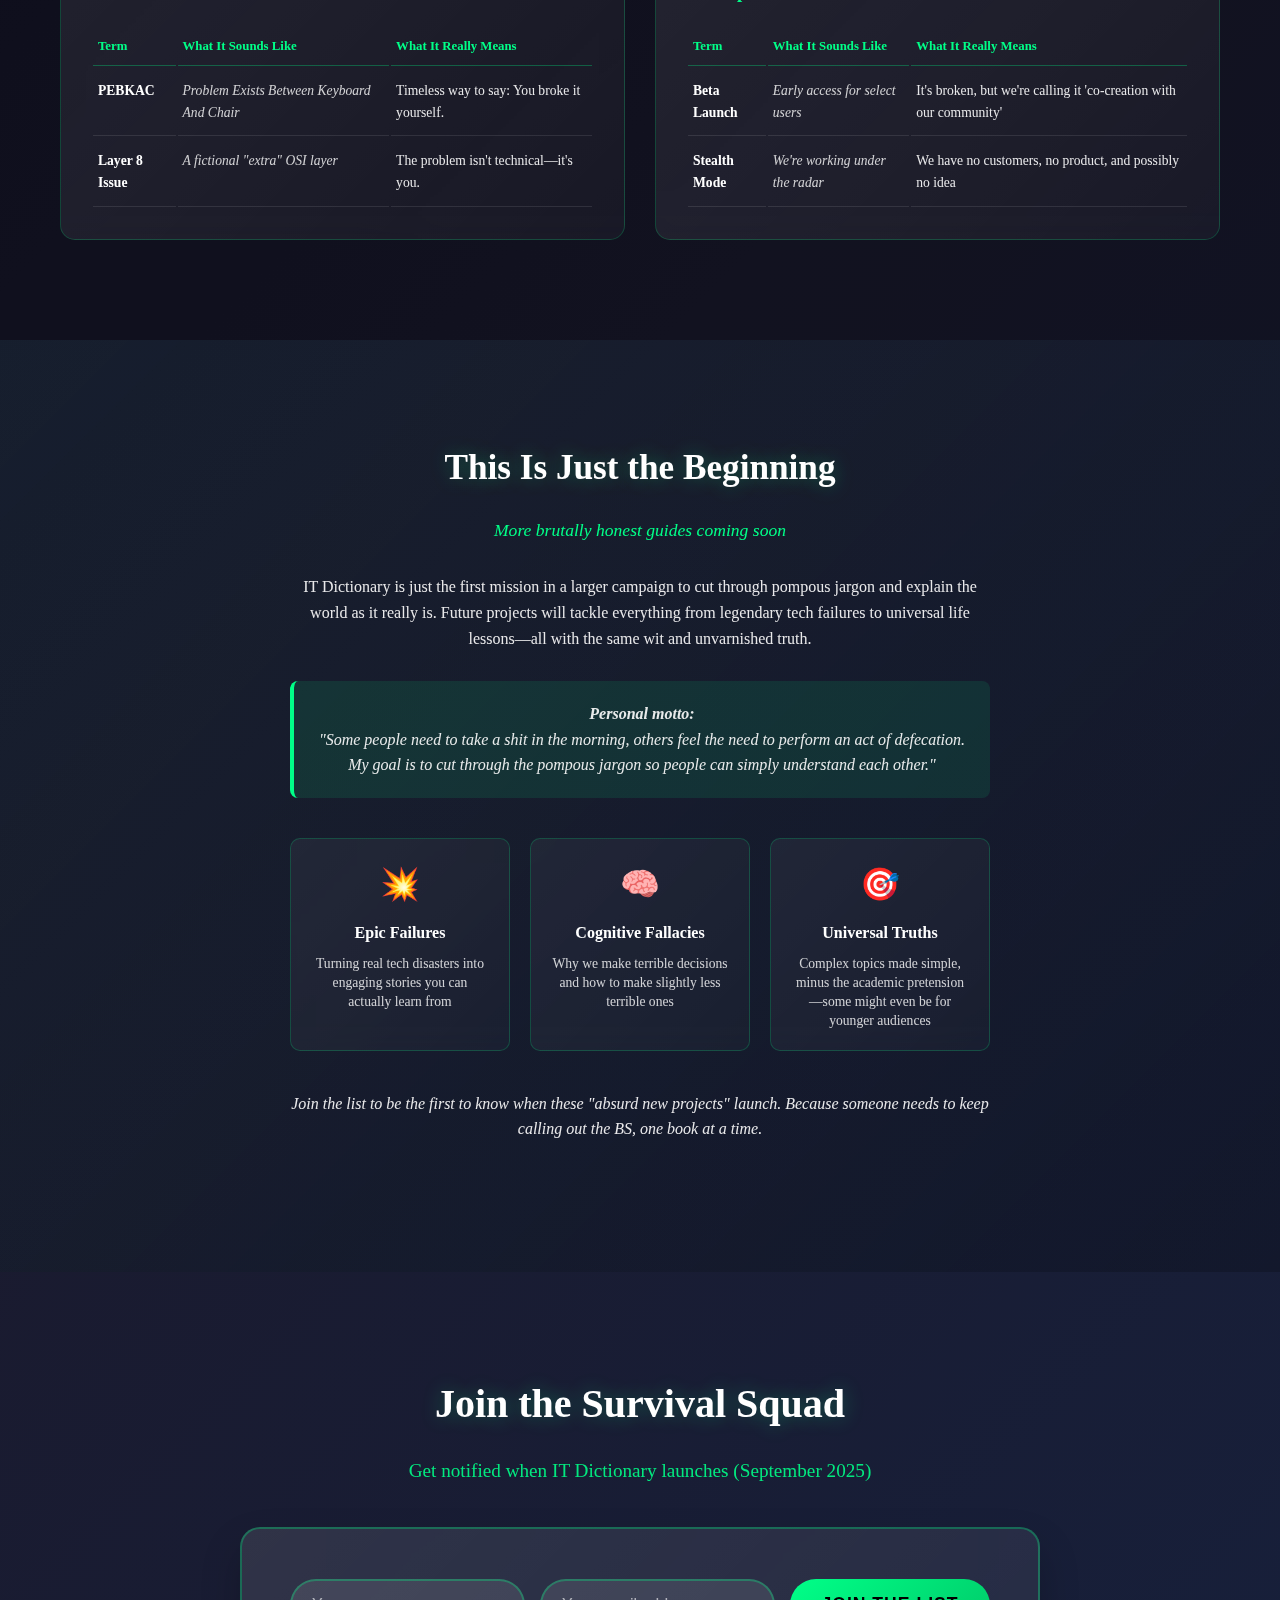
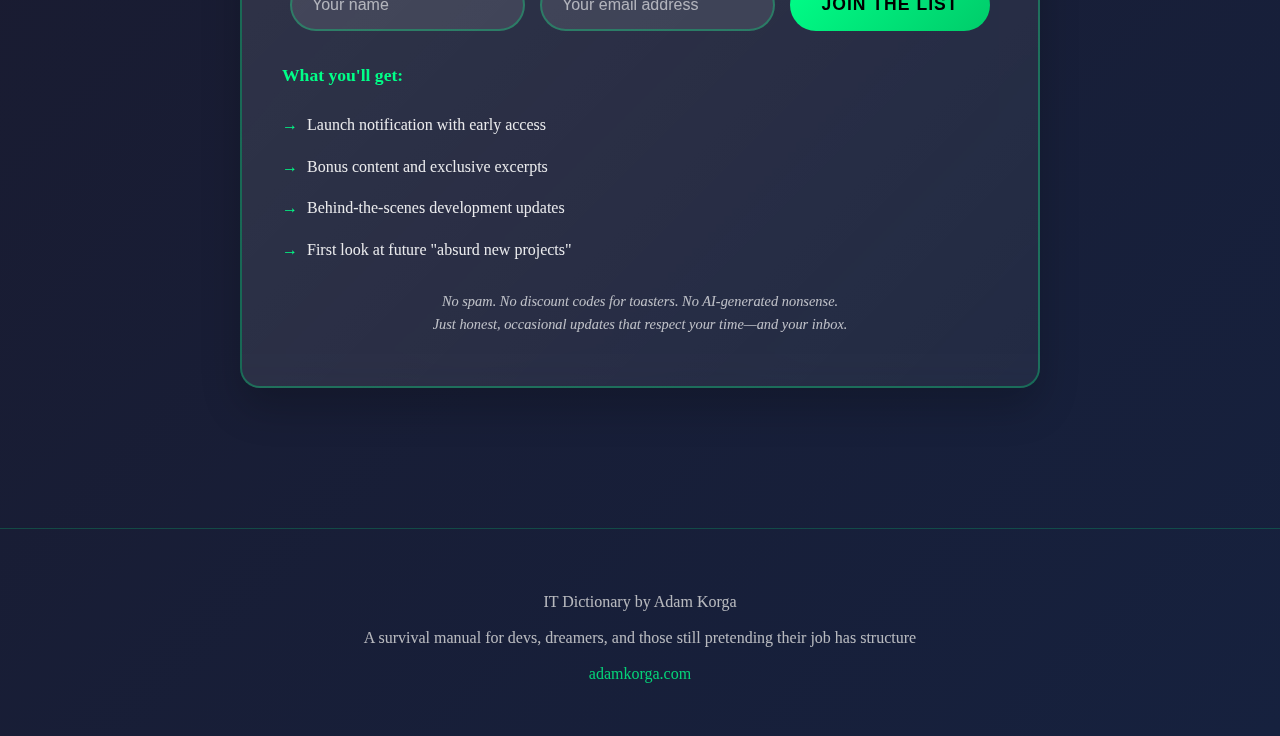
<file: signup.html>
<!DOCTYPE html>
<html lang="en">
<head>
    <meta charset="UTF-8">
    <meta name="viewport" content="width=device-width, initial-scale=1.0">
    <title>IT Dictionary - The Survival Manual Every Tech Worker Needs</title>
    <meta name="description" content="From debugging trenches to AI hype - decode the secret language of IT with 1,666 brutally honest translations.">
    
    <link rel="stylesheet" href="aweber.css">
    
    <style>
        * {
            margin: 0;
            padding: 0;
            box-sizing: border-box;
        }

        body {
            font-family: 'Georgia', 'Times New Roman', serif;
            background: linear-gradient(135deg, #0f0f23 0%, #1a1a2e 50%, #16213e 100%);
            color: #e0e0e0;
            line-height: 1.6;
            overflow-x: hidden;
        }

        .container {
            max-width: 1200px;
            margin: 0 auto;
            padding: 0 20px;
        }

        /* Animated background particles */
        .particles {
            position: fixed;
            top: 0;
            left: 0;
            width: 100%;
            height: 100%;
            z-index: -1;
            opacity: 0.1;
        }

        .particle {
            position: absolute;
            background: #00ff88;
            border-radius: 50%;
            animation: float 6s ease-in-out infinite;
        }

        @keyframes float {
            0%, 100% { transform: translateY(0px) rotate(0deg); }
            50% { transform: translateY(-20px) rotate(180deg); }
        }

        /* Header */
        .hero {
            min-height: 100vh;
            display: flex;
            align-items: center;
            position: relative;
            background: radial-gradient(circle at 50% 50%, rgba(0, 255, 136, 0.05) 0%, transparent 50%);
        }

        .hero-content {
            display: grid;
            grid-template-columns: 1fr 400px;
            gap: 60px;
            align-items: center;
            width: 100%;
        }

        .hero-text h1 {
            font-size: clamp(2.5rem, 5vw, 4rem);
            font-weight: 900;
            color: #fff;
            margin-bottom: 20px;
            line-height: 1.1;
            text-shadow: 0 0 20px rgba(0, 255, 136, 0.3);
        }

        .hero-text .tagline {
            font-size: 1.4rem;
            color: #00ff88;
            margin-bottom: 30px;
            font-weight: 300;
            font-style: italic;
        }

        .hero-text .description {
            font-size: 1.1rem;
            margin-bottom: 40px;
            opacity: 0.9;
        }

        .hero-quote {
            background: linear-gradient(135deg, rgba(0, 255, 136, 0.1) 0%, rgba(0, 255, 136, 0.05) 100%);
            border-left: 4px solid #00ff88;
            padding: 25px;
            margin: 30px 0;
            border-radius: 8px;
            backdrop-filter: blur(10px);
        }

        .hero-quote blockquote {
            font-size: 1.2rem;
            font-style: italic;
            color: #fff;
            margin-bottom: 10px;
            line-height: 1.4;
        }

        .hero-quote cite {
            color: #00ff88;
            font-size: 0.9rem;
            opacity: 0.9;
        }

        .hero-details {
            margin: 40px 0;
        }

        .detail-grid {
            display: grid;
            grid-template-columns: repeat(3, 1fr);
            gap: 30px;
            margin: 20px 0;
        }

        .detail-item {
            text-align: center;
        }

        .detail-number {
            font-size: 2.5rem;
            font-weight: 900;
            color: #00ff88;
            line-height: 1;
            text-shadow: 0 0 20px rgba(0, 255, 136, 0.3);
        }

        .detail-text {
            font-size: 0.9rem;
            color: rgba(255, 255, 255, 0.8);
            margin-top: 5px;
            text-transform: uppercase;
            letter-spacing: 1px;
        }

        .hero-cta {
            margin: 40px 0 0 0;
            text-align: center;
        }

        .hero-cta-note {
            margin-top: 15px;
            font-size: 0.9rem;
            color: rgba(255, 255, 255, 0.7);
            font-style: italic;
        }

        .book-cover {
            position: relative;
            transform: perspective(1000px) rotateY(-15deg);
            transition: transform 0.3s ease;
        }

        .book-cover:hover {
            transform: perspective(1000px) rotateY(-5deg) scale(1.05);
        }

        .book-cover img {
            width: 100%;
            height: auto;
            border-radius: 15px;
            box-shadow: 
                0 20px 40px rgba(0, 0, 0, 0.3),
                0 0 50px rgba(0, 255, 136, 0.2);
        }

        /* Quote Section */
        .quotes-section {
            padding: 100px 0;
            background: rgba(0, 0, 0, 0.2);
            backdrop-filter: blur(10px);
        }

        .quote-grid {
            display: grid;
            grid-template-columns: repeat(auto-fit, minmax(350px, 1fr));
            gap: 30px;
            margin-bottom: 60px;
        }

        .quote-card {
            background: linear-gradient(135deg, rgba(255, 255, 255, 0.05) 0%, rgba(255, 255, 255, 0.02) 100%);
            border: 1px solid rgba(0, 255, 136, 0.2);
            border-radius: 15px;
            padding: 30px;
            backdrop-filter: blur(10px);
            transition: all 0.3s ease;
        }

        .quote-card:hover {
            transform: translateY(-10px);
            border-color: rgba(0, 255, 136, 0.4);
            box-shadow: 0 20px 40px rgba(0, 255, 136, 0.1);
        }

        .quote-card blockquote {
            font-size: 1.1rem;
            font-style: italic;
            color: #fff;
            margin-bottom: 15px;
            line-height: 1.5;
        }

        .quote-card .source {
            color: #00ff88;
            font-size: 0.9rem;
            opacity: 0.8;
        }

        /* CTA Section */
        .cta-section {
            padding: 100px 0;
            text-align: center;
            position: relative;
        }

        .cta-content {
            max-width: 800px;
            margin: 0 auto;
        }

        .cta-section h2 {
            font-size: 2.5rem;
            color: #fff;
            margin-bottom: 20px;
            text-shadow: 0 0 20px rgba(0, 255, 136, 0.3);
        }

        .cta-section .subtitle {
            font-size: 1.2rem;
            color: #00ff88;
            margin-bottom: 40px;
            opacity: 0.9;
        }

        .signup-form {
            background: linear-gradient(135deg, rgba(255, 255, 255, 0.1) 0%, rgba(255, 255, 255, 0.05) 100%);
            border: 2px solid rgba(0, 255, 136, 0.3);
            border-radius: 20px;
            padding: 50px 40px;
            backdrop-filter: blur(15px);
            margin: 40px 0;
            box-shadow: 0 20px 40px rgba(0, 0, 0, 0.2);
        }

        .form-group {
            display: flex;
            gap: 15px;
            max-width: 500px;
            margin: 0 auto 30px;
        }

        .form-group input {
            flex: 1;
            padding: 15px 20px;
            font-size: 1rem;
            border: 2px solid rgba(0, 255, 136, 0.3);
            border-radius: 50px;
            background: rgba(255, 255, 255, 0.1);
            color: #fff;
            transition: all 0.3s ease;
        }

        .form-group input:focus {
            outline: none;
            border-color: #00ff88;
            box-shadow: 0 0 20px rgba(0, 255, 136, 0.2);
        }

        .form-group input::placeholder {
            color: rgba(255, 255, 255, 0.6);
        }

        .cta-button {
            background: linear-gradient(135deg, #00ff88 0%, #00cc6a 100%);
            color: #000;
            border: none;
            padding: 15px 30px;
            font-size: 1.1rem;
            font-weight: 700;
            border-radius: 50px;
            cursor: pointer;
            transition: all 0.3s ease;
            text-transform: uppercase;
            letter-spacing: 1px;
            min-width: 200px;
        }

        .cta-button:hover {
            transform: translateY(-3px);
            box-shadow: 0 10px 25px rgba(0, 255, 136, 0.3);
            background: linear-gradient(135deg, #00cc6a 0%, #00ff88 100%);
        }

        .benefits {
            text-align: left;
            margin-top: 30px;
        }

        .benefits h4 {
            color: #00ff88;
            margin-bottom: 15px;
            font-size: 1.1rem;
        }

        .benefits ul {
            list-style: none;
            color: rgba(255, 255, 255, 0.9);
        }

        .benefits li {
            padding: 8px 0;
            position: relative;
            padding-left: 25px;
        }

        .benefits li:before {
            content: "→";
            position: absolute;
            left: 0;
            color: #00ff88;
            font-weight: bold;
        }

        .disclaimer {
            font-size: 0.9rem;
            color: rgba(255, 255, 255, 0.7);
            margin-top: 20px;
            font-style: italic;
        }

        /* Examples Section */
        .examples-section {
            padding: 100px 0;
            background: rgba(0, 0, 0, 0.3);
        }

        .examples-section h2 {
            text-align: center;
            font-size: 2.2rem;
            color: #fff;
            margin-bottom: 50px;
        }

        .example-grid {
            display: grid;
            grid-template-columns: repeat(auto-fit, minmax(400px, 1fr));
            gap: 30px;
        }

        .example-card {
            background: linear-gradient(135deg, rgba(255, 255, 255, 0.08) 0%, rgba(255, 255, 255, 0.03) 100%);
            border: 1px solid rgba(0, 255, 136, 0.2);
            border-radius: 15px;
            padding: 30px;
            backdrop-filter: blur(10px);
        }

        .example-table {
            width: 100%;
            font-size: 0.85rem;
        }

        .example-table th {
            color: #00ff88;
            padding: 8px 5px;
            text-align: left;
            border-bottom: 1px solid rgba(0, 255, 136, 0.3);
            font-size: 0.8rem;
        }

        .example-table td {
            padding: 12px 5px;
            border-bottom: 1px solid rgba(255, 255, 255, 0.1);
            vertical-align: top;
        }

        .example-table .term {
            color: #fff;
            font-weight: bold;
        }

        .example-table .sounds-like {
            color: rgba(255, 255, 255, 0.8);
            font-style: italic;
        }

        .example-table .really-means {
            color: rgba(255, 255, 255, 0.9);
        }

        /* Future Projects Section */
        .future-section {
            padding: 100px 0;
            background: linear-gradient(135deg, rgba(0, 255, 136, 0.03) 0%, rgba(0, 0, 0, 0.2) 100%);
            text-align: center;
        }

        .future-content {
            max-width: 700px;
            margin: 0 auto;
        }

        .future-section h2 {
            font-size: 2.2rem;
            color: #fff;
            margin-bottom: 20px;
            text-shadow: 0 0 20px rgba(0, 255, 136, 0.3);
        }

        .future-section .subtitle {
            font-size: 1.1rem;
            color: #00ff88;
            margin-bottom: 30px;
            font-style: italic;
        }

        .future-section .description {
            font-size: 1rem;
            color: rgba(255, 255, 255, 0.9);
            line-height: 1.6;
            margin-bottom: 30px;
        }

        .future-teasers {
            display: grid;
            grid-template-columns: repeat(auto-fit, minmax(200px, 1fr));
            gap: 20px;
            margin: 40px 0;
        }

        .teaser-item {
            background: linear-gradient(135deg, rgba(255, 255, 255, 0.05) 0%, rgba(255, 255, 255, 0.02) 100%);
            border: 1px solid rgba(0, 255, 136, 0.2);
            border-radius: 10px;
            padding: 20px;
            backdrop-filter: blur(10px);
            transition: all 0.3s ease;
        }

        .teaser-item:hover {
            transform: translateY(-5px);
            border-color: rgba(0, 255, 136, 0.4);
        }

        .teaser-item .icon {
            font-size: 2rem;
            margin-bottom: 10px;
            color: #00ff88;
        }

        .teaser-item h4 {
            color: #fff;
            margin-bottom: 8px;
            font-size: 1rem;
        }

        .teaser-item p {
            color: rgba(255, 255, 255, 0.8);
            font-size: 0.85rem;
            line-height: 1.4;
        }

        /* Aweber form integration */
        .aweber-integrated-form {
            max-width: 100%;
            margin: 0 auto;
        }

        .aweber-integrated-form .form-group {
            display: flex;
            gap: 15px;
            max-width: 700px;
            margin: 0 auto 30px;
            flex-wrap: wrap;
        }

        .aweber-integrated-form .form-group input[type="text"],
        .aweber-integrated-form .form-group input[type="email"] {
            flex: 1;
            min-width: 200px;
            padding: 15px 20px;
            font-size: 1rem;
            border: 2px solid rgba(0, 255, 136, 0.3);
            border-radius: 50px;
            background: rgba(255, 255, 255, 0.1);
            color: #fff;
            transition: all 0.3s ease;
        }

        .aweber-integrated-form .form-group input[type="text"]:focus,
        .aweber-integrated-form .form-group input[type="email"]:focus {
            outline: none;
            border-color: #00ff88;
            box-shadow: 0 0 20px rgba(0, 255, 136, 0.2);
        }

        .aweber-integrated-form .form-group input[type="text"]::placeholder,
        .aweber-integrated-form .form-group input[type="email"]::placeholder {
            color: rgba(255, 255, 255, 0.6);
        }

        .aweber-integrated-form .cta-button {
            background: linear-gradient(135deg, #00ff88 0%, #00cc6a 100%);
            color: #000;
            border: none;
            padding: 15px 30px;
            font-size: 1.1rem;
            font-weight: 700;
            border-radius: 50px;
            cursor: pointer;
            transition: all 0.3s ease;
            text-transform: uppercase;
            letter-spacing: 1px;
            min-width: 200px;
        }

        .aweber-integrated-form .cta-button:hover {
            transform: translateY(-3px);
            box-shadow: 0 10px 25px rgba(0, 255, 136, 0.3);
            background: linear-gradient(135deg, #00cc6a 0%, #00ff88 100%);
        }

        /* Mobile responsiveness for Aweber form */
        @media (max-width: 768px) {
            .aweber-integrated-form .form-group {
                flex-direction: column;
                max-width: 400px;
            }
            
            .aweber-integrated-form .form-group input[type="text"],
            .aweber-integrated-form .form-group input[type="email"] {
                min-width: auto;
            }
        }
        .footer {
            padding: 60px 0 40px;
            text-align: center;
            border-top: 1px solid rgba(0, 255, 136, 0.2);
        }

        .footer-content {
            opacity: 0.8;
        }

        .footer p {
            margin-bottom: 10px;
        }

        .footer a {
            color: #00ff88;
            text-decoration: none;
        }

        .footer a:hover {
            text-decoration: underline;
        }

        /* Mobile Responsiveness */
            @media (max-width: 768px) {
            .hero-content {
                grid-template-columns: 1fr;
                text-align: center;
                gap: 40px;
            }

            .book-cover {
                max-width: 300px;
                margin: 0 auto;
                transform: none;
            }

            .form-group {
                flex-direction: column;
            }

            .example-grid {
                grid-template-columns: 1fr;
            }

            .quote-grid {
                grid-template-columns: 1fr;
            }

            .detail-grid {
                grid-template-columns: 1fr;
                gap: 20px;
            }

            .detail-number {
                font-size: 2rem;
            }
        }
    </style>
</head>
<body>
    <!-- Animated Background -->
    <div class="particles" id="particles"></div>

    <!-- Hero Section -->
    <section class="hero">
        <div class="container">
            <div class="hero-content">
                <div class="hero-text">
                    <h1>IT Dictionary</h1>
                    <div class="tagline">The Survival Manual Every Tech Worker Needs</div>
                    <div class="description">
                        From debugging trenches and absurd Agile rituals, through corporate bureaucracy to startup chaos and AI's confident hallucinations—decode the secret language of IT with <strong>1,666 brutally honest translations</strong>.
                    </div>
                    
                    <!-- Hero Quote -->
                    <div class="hero-quote">
                        <blockquote>"AI doesn't hallucinate; it just confidently explains things it doesn't understand—like your boss in a strategy meeting."</blockquote>
                        <cite>— From IT Dictionary</cite>
                    </div>
                    
                    <!-- Hero Details -->
                    <div class="hero-details">
                        <div class="detail-grid">
                            <div class="detail-item">
                                <div class="detail-number">5</div>
                                <div class="detail-text">Realms of Tech Hell</div>
                            </div>
                            <div class="detail-item">
                                <div class="detail-number">1,666</div>
                                <div class="detail-text">Terms Translated</div>
                            </div>
                            <div class="detail-item">
                                <div class="detail-number">20</div>
                                <div class="detail-text">Years of IT Trauma</div>
                            </div>
                        </div>
                    </div>
                    
                    <!-- Hero CTA -->
                    <div class="hero-cta">
                        <button class="cta-button" onclick="document.getElementById('mainCTA').scrollIntoView({behavior: 'smooth'})">
                            Get Early Access
                        </button>
                        <div class="hero-cta-note">Join 500+ tech survivors on the list</div>
                    </div>
                </div>
                <div class="book-cover">
                    <img src="image/cover_wip2.svg" alt="IT Dictionary Book Cover" />
                </div>
            </div>
        </div>
    </section>

    <!-- Quotes Section -->
    <section class="quotes-section">
        <div class="container">
            <div class="quote-grid">
                <div class="quote-card">
                    <blockquote>"A sprint without scope creep is like a unicorn—you've heard of it, but you'll never see one."</blockquote>
                    <div class="source">— From Agile Rituals</div>
                </div>
                <div class="quote-card">
                    <blockquote>"AI doesn't hallucinate; it just confidently explains things it doesn't understand—like your boss in a strategy meeting."</blockquote>
                    <div class="source">— From The New Kid in Town</div>
                </div>
                <div class="quote-card">
                    <blockquote>"We're not deploying—we're stress-testing production."</blockquote>
                    <div class="source">— From Core IT Survival</div>
                </div>
            </div>
        </div>
    </section>

    <!-- Examples Section -->
    <section class="examples-section">
        <div class="container">
            <h2>See What You're Getting Into</h2>
            <div class="example-grid">
                <div class="example-card">
                    <h3 style="color: #00ff88; margin-bottom: 20px;">Core IT Survival</h3>
                    <table class="example-table">
                        <thead>
                            <tr>
                                <th>Term</th>
                                <th>What It Sounds Like</th>
                                <th>What It Really Means</th>
                            </tr>
                        </thead>
                        <tbody>
                            <tr>
                                <td class="term">PEBKAC</td>
                                <td class="sounds-like">Problem Exists Between Keyboard And Chair</td>
                                <td class="really-means">Timeless way to say: You broke it yourself.</td>
                            </tr>
                            <tr>
                                <td class="term">Layer 8 Issue</td>
                                <td class="sounds-like">A fictional "extra" OSI layer</td>
                                <td class="really-means">The problem isn't technical—it's you.</td>
                            </tr>
                        </tbody>
                    </table>
                </div>
                <div class="example-card">
                    <h3 style="color: #00ff88; margin-bottom: 20px;">Startup Chaos</h3>
                    <table class="example-table">
                        <thead>
                            <tr>
                                <th>Term</th>
                                <th>What It Sounds Like</th>
                                <th>What It Really Means</th>
                            </tr>
                        </thead>
                        <tbody>
                            <tr>
                                <td class="term">Beta Launch</td>
                                <td class="sounds-like">Early access for select users</td>
                                <td class="really-means">It's broken, but we're calling it 'co-creation with our community'</td>
                            </tr>
                            <tr>
                                <td class="term">Stealth Mode</td>
                                <td class="sounds-like">We're working under the radar</td>
                                <td class="really-means">We have no customers, no product, and possibly no idea</td>
                            </tr>
                        </tbody>
                    </table>
                </div>
            </div>
        </div>
    </section>

    <!-- Future Projects Section -->
    <section class="future-section">
        <div class="container">
            <div class="future-content">
                <h2>This Is Just the Beginning</h2>
                <div class="subtitle">More brutally honest guides coming soon</div>
                <div class="description">
                    IT Dictionary is just the first mission in a larger campaign to cut through pompous jargon and explain the world as it really is. Future projects will tackle everything from legendary tech failures to universal life lessons—all with the same wit and unvarnished truth.
                </div>
                
                <div class="description" style="background: rgba(0, 255, 136, 0.1); border-left: 4px solid #00ff88; padding: 20px; margin: 30px 0; border-radius: 8px; font-style: italic;">
                    <strong>Personal motto:</strong><br>
                    "Some people need to take a shit in the morning, others feel the need to perform an act of defecation. My goal is to cut through the pompous jargon so people can simply understand each other."
                </div>
                
                <div class="future-teasers">
                    <div class="teaser-item">
                        <div class="icon">💥</div>
                        <h4>Epic Failures</h4>
                        <p>Turning real tech disasters into engaging stories you can actually learn from</p>
                    </div>
                    <div class="teaser-item">
                        <div class="icon">🧠</div>
                        <h4>Cognitive Fallacies</h4>
                        <p>Why we make terrible decisions and how to make slightly less terrible ones</p>
                    </div>
                    <div class="teaser-item">
                        <div class="icon">🎯</div>
                        <h4>Universal Truths</h4>
                        <p>Complex topics made simple, minus the academic pretension—some might even be for younger audiences</p>
                    </div>
                </div>
                
                <div class="description" style="margin-top: 30px; font-style: italic;">
                    Join the list to be the first to know when these "absurd new projects" launch. Because someone needs to keep calling out the BS, one book at a time.
                </div>
            </div>
        </div>
    </section>

    <!-- CTA Section -->
    <section class="cta-section" id="mainCTA">
        <div class="container">
            <div class="cta-content">
                <h2>Join the Survival Squad</h2>
                <div class="subtitle">Get notified when IT Dictionary launches (September 2025)</div>
                
                <div class="signup-form">
                    <form method="post" action="https://www.aweber.com/scripts/addlead.pl" accept-charset="UTF-8" class="aweber-integrated-form">
                        <input type="hidden" name="meta_web_form_id" value="527224186">
                        <input type="hidden" name="listname" value="awlist6895310">
                        <input type="hidden" name="redirect" value="https://adamkorga.com/confirmation.html">
                        <input type="hidden" name="meta_redirect_onlist" value="https://adamkorga.com/already-subscribed.html">
                        <input type="hidden" name="meta_adtracking" value="landing" id="trackingSource">
                        <input type="hidden" name="meta_message" value="1">
                        <input type="hidden" name="meta_required" value="name,email">
                        <input type="hidden" name="meta_tooltip" value="">
                        
                        <div class="form-group">
                            <input type="text" name="name" placeholder="Your name" required>
                            <input type="email" name="email" placeholder="Your email address" required>
                            <button type="submit" class="cta-button">Join the List</button>
                        </div>
                    </form>
                    
                    <div class="benefits">
                        <h4>What you'll get:</h4>
                        <ul>
                            <li>Launch notification with early access</li>
                            <li>Bonus content and exclusive excerpts</li>
                            <li>Behind-the-scenes development updates</li>
                            <li>First look at future "absurd new projects"</li>
                        </ul>
                    </div>
                    
                    <div class="disclaimer">
                        No spam. No discount codes for toasters. No AI-generated nonsense.<br>
                        Just honest, occasional updates that respect your time—and your inbox.
                    </div>
                </div>
            </div>
        </div>
    </section>

    <!-- Footer -->
    <footer class="footer">
        <div class="container">
            <div class="footer-content">
                <p>IT Dictionary by Adam Korga</p>
                <p>A survival manual for devs, dreamers, and those still pretending their job has structure</p>
                <p><a href="https://www.adamkorga.com">adamkorga.com</a></p>
            </div>
        </div>
    </footer>

    <script>
        // Create animated particles
        function createParticles() {
            const particles = document.getElementById('particles');
            const particleCount = 50;
            
            for (let i = 0; i < particleCount; i++) {
                const particle = document.createElement('div');
                particle.className = 'particle';
                particle.style.left = Math.random() * 100 + '%';
                particle.style.top = Math.random() * 100 + '%';
                particle.style.width = Math.random() * 4 + 2 + 'px';
                particle.style.height = particle.style.width;
                particle.style.animationDelay = Math.random() * 6 + 's';
                particle.style.animationDuration = (Math.random() * 4 + 4) + 's';
                particles.appendChild(particle);
            }
        }

        // Smooth scrolling for any internal links
        document.querySelectorAll('a[href^="#"]').forEach(anchor => {
            anchor.addEventListener('click', function (e) {
                e.preventDefault();
                document.querySelector(this.getAttribute('href')).scrollIntoView({
                    behavior: 'smooth'
                });
            });
        });

        // Initialize particles when page loads
        document.addEventListener('DOMContentLoaded', function() {
            createParticles();
            
            // Set up dynamic source tracking
            const urlParams = new URLSearchParams(window.location.search);
            const source = urlParams.get('source');
            const trackingField = document.getElementById('trackingSource');
            
            if (source) {
                trackingField.value = 'landing-' + source;
            } else {
                trackingField.value = 'landing';
            }
        });

        // Add some interactive hover effects
        document.querySelectorAll('.quote-card, .example-card').forEach(card => {
            card.addEventListener('mouseenter', function() {
                this.style.transform = 'translateY(-10px) scale(1.02)';
            });
            
            card.addEventListener('mouseleave', function() {
                this.style.transform = 'translateY(0) scale(1)';
            });
        });
    </script>
</body>
</html>
</file>
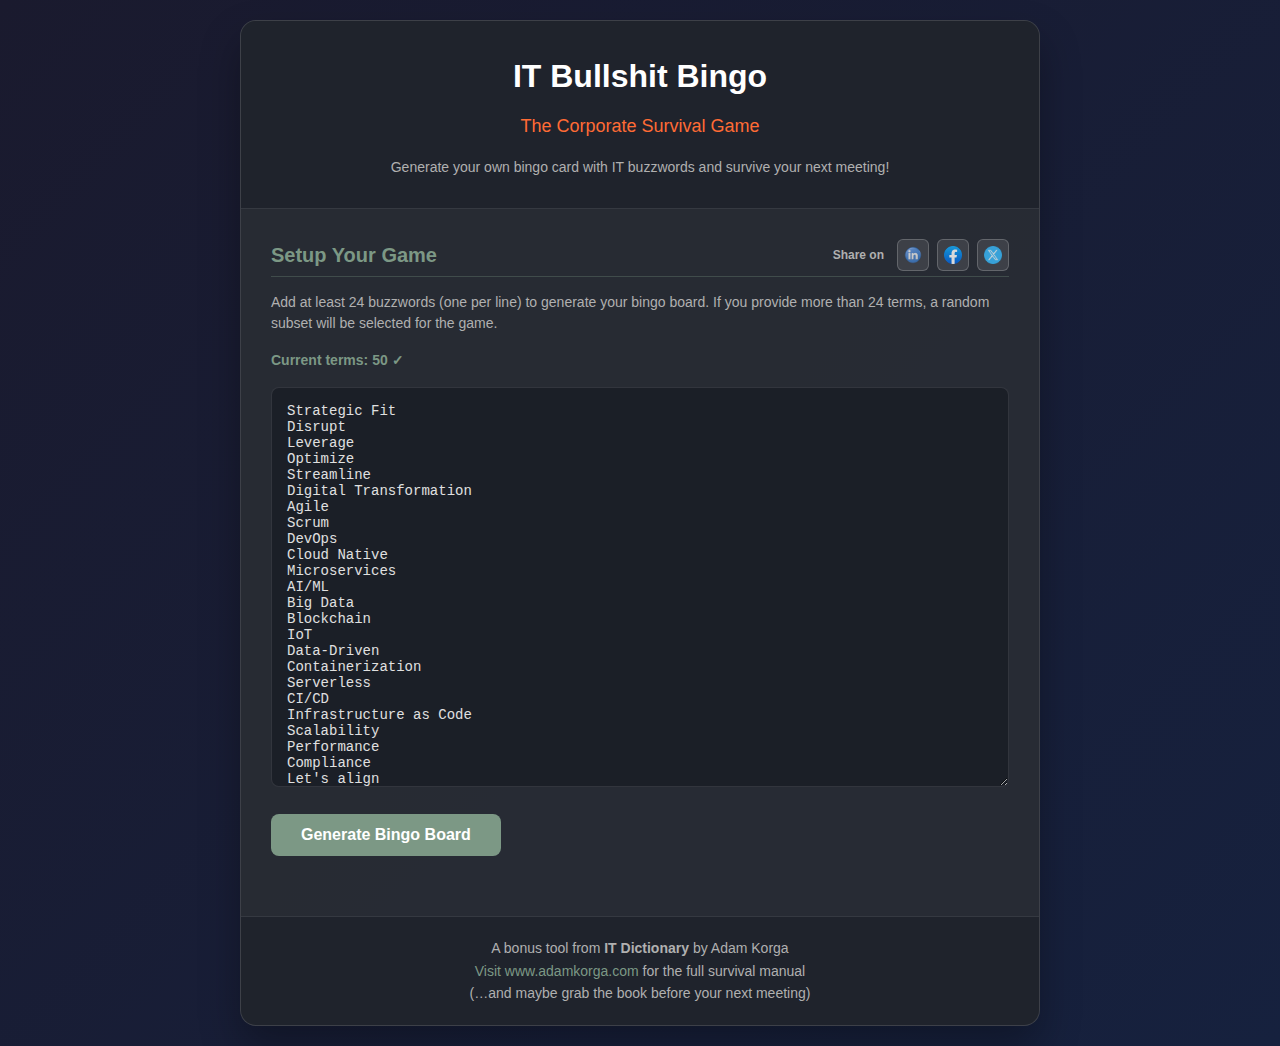
<file: tools/bingo.html>
<!DOCTYPE html>
<html lang="en">
<head>
    <meta charset="UTF-8">
    <meta name="viewport" content="width=device-width, initial-scale=1.0">
    <title>IT Buzzword Bingo - IT Dictionary Bonus Tool</title>
    
    <!-- Open Graph meta tags for better social sharing -->
    <meta property="og:title" content="IT Bullshit Bingo - The Corporate Survival Game">
    <meta property="og:description" content="Generate your own bingo card with IT buzzwords and survive your next meeting!">
    <meta property="og:type" content="website">
    <meta property="og:url" content="https://adamkorga.com/tools/bingo.html">
    <meta property="og:image" content="https://adamkorga.com/image/cover_wip.png">
    
    <!-- Twitter Card meta tags -->
    <meta name="twitter:card" content="summary_large_image">
    <meta name="twitter:title" content="IT Bullshit Bingo - The Corporate Survival Game">
    <meta name="twitter:description" content="Generate your own bingo card with IT buzzwords and survive your next meeting!">
    <meta name="twitter:image" content="https://adamkorga.com/image/cover_wip.png">
    
    <style>
        /* Main styles */
        * {
            margin: 0;
            padding: 0;
            box-sizing: border-box;
        }

        body {
            font-family: 'Segoe UI', Tahoma, Geneva, Verdana, sans-serif;
            background: linear-gradient(135deg, #1a1a2e 0%, #16213e 100%);
            color: #e0e0e0;
            min-height: 100vh;
            padding: 20px;
            line-height: 1.6;
        }

        .container {
            max-width: 800px;
            margin: 0 auto;
            background: rgba(40, 44, 52, 0.95);
            border-radius: 16px;
            box-shadow: 0 20px 40px rgba(0, 0, 0, 0.3);
            border: 1px solid rgba(255, 255, 255, 0.1);
            overflow: hidden;
        }

        .header {
            background: rgba(30, 34, 42, 0.8);
            padding: 30px;
            text-align: center;
            border-bottom: 1px solid rgba(255, 255, 255, 0.1);
        }

        .title {
            font-size: 32px;
            font-weight: 800;
            color: #ffffff;
            margin-bottom: 10px;
        }

        .subtitle {
            font-size: 18px;
            color: #ff6b35;
            margin-bottom: 15px;
        }

        .description {
            font-size: 14px;
            color: #b0b0b0;
        }

        .content {
            padding: 30px;
        }

        .setup-section {
            margin-bottom: 30px;
        }

        .section-title {
            font-size: 20px;
            color: #7c9885;
            margin-bottom: 15px;
            border-bottom: 1px solid rgba(124, 152, 133, 0.3);
            padding-bottom: 5px;
            display: flex;
            justify-content: space-between;
            align-items: center;
        }

        .share-buttons {
            display: flex;
            gap: 8px;
            align-items: center;
        }

        .share-label {
            font-size: 12px;
            color: #b0b0b0;
            margin-right: 5px;
        }

        .share-btn {
            display: flex;
            align-items: center;
            justify-content: center;
            width: 32px;
            height: 32px;
            background: rgba(255, 255, 255, 0.1);
            border: 1px solid rgba(255, 255, 255, 0.2);
            border-radius: 6px;
            text-decoration: none;
            cursor: pointer;
            transition: all 0.3s ease;
        }

        .share-btn img {
            width: 18px;
            height: 18px;
            opacity: 0.8;
            transition: opacity 0.3s ease;
        }

        .share-btn:hover {
            background: rgba(255, 255, 255, 0.2);
            transform: translateY(-1px);
        }

        .share-btn:hover img {
            opacity: 1;
        }

        .share-btn.linkedin:hover {
            background: #0077b5;
            border-color: #0077b5;
        }

        .share-btn.facebook:hover {
            background: #1877f2;
            border-color: #1877f2;
        }

        .share-btn.twitter:hover {
            background: #1da1f2;
            border-color: #1da1f2;
        }

        .textarea-container {
            margin-bottom: 20px;
        }

        .terms-textarea {
            width: 100%;
            height: 400px;
            background: rgba(20, 24, 32, 0.6);
            border: 1px solid rgba(255, 255, 255, 0.1);
            border-radius: 8px;
            padding: 15px;
            color: #e0e0e0;
            font-family: monospace;
            font-size: 14px;
            resize: vertical;
        }

        .terms-textarea:focus {
            outline: none;
            border-color: #7c9885;
            background: rgba(20, 24, 32, 0.8);
        }

        .generate-btn {
            background: #7c9885;
            color: #ffffff;
            border: none;
            padding: 12px 30px;
            border-radius: 8px;
            font-size: 16px;
            font-weight: 600;
            cursor: pointer;
            transition: background-color 0.3s ease;
        }

        .generate-btn:hover {
            background: #8aa792;
        }

        .error-message {
            color: #ff6b35;
            font-size: 14px;
            margin-top: 10px;
            display: none;
        }

        .info-text {
            color: #b0b0b0;
            font-size: 14px;
            margin-bottom: 15px;
            line-height: 1.5;
        }

        .line-counter {
            color: #7c9885;
            font-size: 14px;
            margin-bottom: 15px;
            font-weight: 600;
        }

        .game-section {
            display: none;
        }

        .bingo-board {
            display: grid;
            grid-template-columns: repeat(5, 1fr);
            gap: 3px;
            max-width: 500px;
            margin: 20px auto;
            background: rgba(20, 24, 32, 0.6);
            padding: 15px;
            border-radius: 8px;
        }

        .bingo-cell {
            background: rgba(255, 255, 255, 0.9);
            color: #333;
            border: 1px solid rgba(124, 152, 133, 0.3);
            border-radius: 4px;
            padding: 10px;
            text-align: center;
            font-size: 12px;
            font-weight: 600;
            cursor: pointer;
            transition: all 0.3s ease;
            min-height: 80px;
            display: flex;
            align-items: center;
            justify-content: center;
            word-wrap: break-word;
            hyphens: auto;
        }

        .bingo-cell:hover {
            background: rgba(124, 152, 133, 0.2);
            color: #fff;
        }

        .bingo-cell.marked {
            background: #7c9885;
            color: #ffffff;
        }

        .bingo-cell.winning {
            background: #ff6b35;
            color: #ffffff;
        }

        .win-message {
            background: rgba(255, 107, 53, 0.1);
            border: 2px solid #ff6b35;
            border-radius: 8px;
            padding: 20px;
            text-align: center;
            margin: 20px 0;
            display: none;
        }

        .win-text {
            font-size: 24px;
            font-weight: 700;
            color: #ff6b35;
            margin-bottom: 10px;
        }

        .reset-btn {
            background: #ff6b35;
            color: #ffffff;
            border: none;
            padding: 10px 20px;
            border-radius: 6px;
            font-size: 14px;
            cursor: pointer;
            margin-top: 15px;
        }

        .reset-btn:hover {
            background: #f7931e;
        }

        .footer {
            background: rgba(30, 34, 42, 0.8);
            padding: 20px;
            text-align: center;
            border-top: 1px solid rgba(255, 255, 255, 0.1);
            font-size: 14px;
            color: #b0b0b0;
        }

        .footer a {
            color: #7c9885;
            text-decoration: none;
        }

        .footer a:hover {
            text-decoration: underline;
        }

        /* Print styles */
        @media print {
            body {
                background: white !important;
                color: black !important;
                padding: 0;
            }

            .container {
                background: white !important;
                box-shadow: none !important;
                border: 1px solid #000 !important;
            }

            .header, .footer {
                background: white !important;
                color: black !important;
            }

            .title, .subtitle {
                color: black !important;
            }

            .setup-section, .error-message {
                display: none !important;
            }

            .game-section {
                display: block !important;
            }

            .bingo-board {
                background: white !important;
            }

            .bingo-cell {
                background: white !important;
                color: black !important;
                border: 1px solid #000 !important;
            }

            .bingo-cell.center {
                background: #ddd !important;
                color: black !important;
            }

            .bingo-cell.winning {
                background: #999 !important;
                color: black !important;
            }

            .win-message {
                display: none !important;
            }
        }

        @media (max-width: 600px) {
            .container {
                margin: 10px;
                border-radius: 8px;
            }

            .header, .content {
                padding: 20px;
            }

            .title {
                font-size: 24px;
            }

            .bingo-cell {
                font-size: 10px;
                min-height: 60px;
                padding: 5px;
            }

            .section-title {
                flex-direction: column;
                align-items: flex-start;
                gap: 10px;
            }

            .share-buttons {
                width: 100%;
                justify-content: flex-end;
            }

            .share-label {
                display: none;
            }

            .share-btn {
                width: 28px;
                height: 28px;
            }

            .share-btn img {
                width: 16px;
                height: 16px;
            }
        }

        @media (max-width: 400px) {
            .bingo-cell {
                font-size: 11px;
            }
        }
    </style>
</head>
<body>
    <div class="container">
        <div class="header">
            <h1 class="title">IT Bullshit Bingo</h1>
            <p class="subtitle">The Corporate Survival Game</p>
            <p class="description">Generate your own bingo card with IT buzzwords and survive your next meeting!</p>
        </div>

        <div class="content">
            <div class="setup-section">
                <h2 class="section-title">
                    <span>Setup Your Game</span>
                    <div class="share-buttons">
                        <span class="share-label">Share on</span>
                        <a href="#" class="share-btn linkedin" onclick="shareOnLinkedIn(); return false;" title="Share on LinkedIn">
                            <img src="../image/linkedin.png" alt="LinkedIn">
                        </a>
                        <a href="#" class="share-btn facebook" onclick="shareOnFacebook(); return false;" title="Share on Facebook">
                            <img src="../image/facebook.png" alt="Facebook">
                        </a>
                        <a href="#" class="share-btn twitter" onclick="shareOnTwitter(); return false;" title="Share on X">
                            <img src="../image/twitter_x.png" alt="X">
                        </a>
                    </div>
                </h2>
                <p class="info-text">Add at least 24 buzzwords (one per line) to generate your bingo board. If you provide more than 24 terms, a random subset will be selected for the game.</p>
                <div class="line-counter" id="lineCounter">Current terms: 0</div>
                <div class="textarea-container">
                    <textarea class="terms-textarea" id="termsInput" placeholder="Enter at least 24 buzzwords, one per line..." oninput="updateLineCount()">Strategic Fit
Disrupt
Leverage
Optimize
Streamline
Digital Transformation
Agile
Scrum
DevOps
Cloud Native
Microservices
AI/ML
Big Data
Blockchain
IoT
Data-Driven
Containerization
Serverless
CI/CD
Infrastructure as Code
Scalability
Performance
Compliance
Let's align
Best Practices
ROI
KPIs
Win-win strategy
Low‑hanging Fruit
Think Outside the Box
Game Changer
Paradigm Shift
Deep Dive
Circle Back
Touch Base
Holistic View
Runway
Pivot
MVP
POC
Technical Debt
A/B Testing
North Star Metric
Single Source of Truth (SSOT)
Hypergrowth
Innovation Lab
Holistic Approach
Customer‑centric
Fail Fast
Move Fast and Break Things</textarea>
                </div>
                <button class="generate-btn" onclick="generateBoard()">Generate Bingo Board</button>
                <div class="error-message" id="errorMessage"></div>
            </div>

            <div class="game-section" id="gameSection">
                <h2 class="section-title">
                    <span>Your Bingo Board</span>
                    <div class="share-buttons">
                        <span class="share-label">Share on</span>
                        <a href="#" class="share-btn linkedin" onclick="shareOnLinkedIn(); return false;" title="Share on LinkedIn">
                            <img src="../image/linkedin.png" alt="LinkedIn">
                        </a>
                        <a href="#" class="share-btn facebook" onclick="shareOnFacebook(); return false;" title="Share on Facebook">
                            <img src="../image/facebook.png" alt="Facebook">
                        </a>
                        <a href="#" class="share-btn twitter" onclick="shareOnTwitter(); return false;" title="Share on X">
                            <img src="../image/twitter_x.png" alt="X">
                        </a>
                    </div>
                </h2>
                <div class="win-message" id="winMessage">
                    <div class="win-text">BINGO! 🎉</div>
                    <p>You survived another meeting full of buzzwords!</p>
                    <button class="reset-btn" onclick="resetGame()">Play Again</button>
                </div>
                <div class="bingo-board" id="bingoBoard"></div>
                <div style="text-align: center; margin-top: 20px;">
                    <button class="reset-btn" onclick="resetGame()">New Game</button>
                    <button class="reset-btn" onclick="window.print()" style="margin-left: 10px;">Print Board</button>
                </div>
            </div>
        </div>

        <div class="footer">
            <p>A bonus tool from <strong>IT Dictionary</strong> by Adam Korga</p>
            <p><a href="https://www.adamkorga.com" target="_blank">Visit www.adamkorga.com</a> for the full survival manual<br/>
            (…and maybe grab the book before your next meeting)</p>
        </div>
    </div>

    <script>
        let gameBoard = [];
        let markedCells = [];

        function updateLineCount() {
            const termsInput = document.getElementById('termsInput');
            const lineCounter = document.getElementById('lineCounter');
            
            const terms = termsInput.value
                .split('\n')
                .map(term => term.trim())
                .filter(term => term.length > 0);
            
            const count = terms.length;
            
            if (count < 24) {
                lineCounter.textContent = `Current terms: ${count}/24`;
                lineCounter.style.color = '#ff6b35';
            } else {
                lineCounter.textContent = `Current terms: ${count} ✓`;
                lineCounter.style.color = '#7c9885';
            }
        }

        // Initialize line count on page load
        window.onload = function() {
            updateLineCount();
        };

        function generateBoard() {
            const termsInput = document.getElementById('termsInput');
            const errorMessage = document.getElementById('errorMessage');
            const gameSection = document.getElementById('gameSection');
            const setupSection = document.querySelector('.setup-section');

            // Get terms and clean them
            const terms = termsInput.value
                .split('\n')
                .map(term => term.trim())
                .filter(term => term.length > 0);

            // Remove "Synergy" from the list if it exists (case insensitive)
            const filteredTerms = terms.filter(term => term.toLowerCase() !== 'synergy');

            // Validate minimum 24 terms after removing Synergy
            if (filteredTerms.length < 24) {
                errorMessage.textContent = `You need at least 24 terms (excluding Synergy). You currently have ${filteredTerms.length} usable terms.`;
                errorMessage.style.display = 'block';
                return;
            }

            errorMessage.style.display = 'none';

            // Shuffle and select 24 terms (center will be Synergy)
            const shuffled = [...filteredTerms].sort(() => Math.random() - 0.5);
            const selectedTerms = shuffled.slice(0, 24);

            // Create 5x5 grid with Synergy in center
            gameBoard = [];
            markedCells = Array(25).fill(false);
            
            for (let i = 0; i < 25; i++) {
                if (i === 12) { // Center position
                    gameBoard.push('Synergy');
                    // Synergy space is not pre-marked - users can click it
                } else {
                    const termIndex = i < 12 ? i : i - 1;
                    gameBoard.push(selectedTerms[termIndex]);
                }
            }

            renderBoard();
            setupSection.style.display = 'none';
            gameSection.style.display = 'block';
        }

        function renderBoard() {
            const bingoBoard = document.getElementById('bingoBoard');
            bingoBoard.innerHTML = '';

            gameBoard.forEach((term, index) => {
                const cell = document.createElement('div');
                cell.className = 'bingo-cell';
                cell.textContent = term;
                cell.onclick = () => toggleCell(index);

                if (markedCells[index]) {
                    cell.classList.add('marked');
                }

                bingoBoard.appendChild(cell);
            });
        }

        function toggleCell(index) {
            // All cells including Synergy can now be toggled
            markedCells[index] = !markedCells[index];
            renderBoard();
            checkWin();
        }

        function checkWin() {
            const winMessage = document.getElementById('winMessage');
            let hasWon = false;
            let winningCells = [];

            // Check rows
            for (let row = 0; row < 5; row++) {
                let rowComplete = true;
                let rowCells = [];
                for (let col = 0; col < 5; col++) {
                    const cellIndex = row * 5 + col;
                    rowCells.push(cellIndex);
                    if (!markedCells[cellIndex]) {
                        rowComplete = false;
                        break;
                    }
                }
                if (rowComplete) {
                    hasWon = true;
                    winningCells = winningCells.concat(rowCells);
                }
            }

            // Check columns
            for (let col = 0; col < 5; col++) {
                let colComplete = true;
                let colCells = [];
                for (let row = 0; row < 5; row++) {
                    const cellIndex = row * 5 + col;
                    colCells.push(cellIndex);
                    if (!markedCells[cellIndex]) {
                        colComplete = false;
                        break;
                    }
                }
                if (colComplete) {
                    hasWon = true;
                    winningCells = winningCells.concat(colCells);
                }
            }

            // Check diagonals
            let diag1Complete = true;
            let diag2Complete = true;
            let diag1Cells = [];
            let diag2Cells = [];
            
            for (let i = 0; i < 5; i++) {
                const diag1Index = i * 5 + i;
                const diag2Index = i * 5 + (4 - i);
                diag1Cells.push(diag1Index);
                diag2Cells.push(diag2Index);
                
                if (!markedCells[diag1Index]) diag1Complete = false;
                if (!markedCells[diag2Index]) diag2Complete = false;
            }
            
            if (diag1Complete) {
                hasWon = true;
                winningCells = winningCells.concat(diag1Cells);
            }
            if (diag2Complete) {
                hasWon = true;
                winningCells = winningCells.concat(diag2Cells);
            }

            // Update visual state
            highlightWinningCells(winningCells);
            winMessage.style.display = hasWon ? 'block' : 'none';
        }

        function highlightWinningCells(winningCells) {
            const cells = document.querySelectorAll('.bingo-cell');
            cells.forEach((cell, index) => {
                // Remove previous winning class
                cell.classList.remove('winning');
                
                // Add winning class if this cell is part of a winning line
                if (winningCells.includes(index)) {
                    cell.classList.add('winning');
                }
            });
        }

        function resetGame() {
            const gameSection = document.getElementById('gameSection');
            const setupSection = document.querySelector('.setup-section');
            const winMessage = document.getElementById('winMessage');

            gameSection.style.display = 'none';
            setupSection.style.display = 'block';
            winMessage.style.display = 'none';
            
            gameBoard = [];
            markedCells = [];
        }

        function shareOnLinkedIn() {
            const url = encodeURIComponent('https://adamkorga.com/tools/bingo.html');
            const text = encodeURIComponent('Check out this fun IT Buzzword Bingo game! Perfect for surviving corporate meetings 🎯');
            const shareUrl = `https://www.linkedin.com/sharing/share-offsite/?url=${url}&summary=${text}`;
            
            const left = (screen.width / 2) - (600 / 2);
            const top = (screen.height / 2) - (400 / 2);
            
            window.open(
                shareUrl, 
                'linkedin-share', 
                `width=600,height=400,left=${left},top=${top},scrollbars=yes,resizable=yes,toolbar=no,menubar=no,location=no,status=no`
            );
        }

        function shareOnFacebook() {
            const url = encodeURIComponent('https://adamkorga.com/tools/bingo.html');
            const shareUrl = `https://www.facebook.com/sharer/sharer.php?u=${url}`;
            
            const left = (screen.width / 2) - (600 / 2);
            const top = (screen.height / 2) - (400 / 2);
            
            window.open(
                shareUrl, 
                'facebook-share', 
                `width=600,height=400,left=${left},top=${top},scrollbars=yes,resizable=yes,toolbar=no,menubar=no,location=no,status=no`
            );
        }

        function shareOnTwitter() {
            const url = encodeURIComponent('https://adamkorga.com/tools/bingo.html');
            const text = encodeURIComponent('Playing IT Buzzword Bingo - the corporate survival game! 🎯 #ITHumor #CorporateLife');
            const shareUrl = `https://twitter.com/intent/tweet?url=${url}&text=${text}`;
            
            const left = (screen.width / 2) - (600 / 2);
            const top = (screen.height / 2) - (400 / 2);
            
            window.open(
                shareUrl, 
                'twitter-share', 
                `width=600,height=400,left=${left},top=${top},scrollbars=yes,resizable=yes,toolbar=no,menubar=no,location=no,status=no`
            );
        }
    </script>
</body>
</html>
</file>
<file: style.css>
.kirkus-columns {
    display: flex;
    flex-direction: row;
    align-items: center;
    gap: 0;
    position: relative;
}
.kirkus-left {
    flex: 2.5 1 0;
    display: flex;
    flex-direction: column;
    justify-content: flex-start;
    min-width: 0;
    padding-right: 40px;
}
.kirkus-left .review-content blockquote {
    max-width: 520px;
    width: 100%;
}
.kirkus-verdict-square {
    flex: 0 0 200px;
    min-width: 160px;
    max-width: 220px;
    background: linear-gradient(135deg, #ff6b35 0%, #7c9885 100%);
    color: #fff;
    font-size: 1.18em;
    font-weight: bold;
    border-radius: 12px;
    text-align: center;
    letter-spacing: 1px;
    box-shadow: 0 2px 8px rgba(20,24,32,0.10);
    display: flex;
    align-items: center;
    justify-content: center;
    margin-left: 0;
    margin-top: 0;
    padding: 24px 16px;
}
/* Kirkus verdict block */
.kirkus-block {
    border-left: 6px solid #ff6b35;
    box-shadow: 0 2px 12px rgba(255,107,53,0.12);
}
/* Kirkus verdict square block */
.kirkus-verdict-square {
    min-width: 140px;
    max-width: 180px;
    min-height: 90px;
    background: linear-gradient(135deg, #ff6b35 0%, #7c9885 100%);
    color: #fff;
    font-size: 1.15em;
    font-weight: bold;
    border-radius: 10px;
    text-align: center;
    letter-spacing: 1px;
    box-shadow: 0 2px 8px rgba(20,24,32,0.10);
    display: flex;
    align-items: center;
    justify-content: center;
    margin-left: 32px;
    margin-top: 0;
    padding: 18px 12px;
}
.podcast-date {
    color: #b0b0b0;
    font-size: 13px;
    font-weight: normal;
    margin-left: 8px;
}
.podcast-desc {
    color: #e0e0e0;
    font-size: 15px;
    margin-bottom: 10px;
    text-align: center;
}
/* Coverage Tab Styles */
.coverage-content {
    padding: 10px 0 0 0;
}
.editorial-reviews {
    margin-bottom: 32px;
}
.editorial-reviews h3 {
    color: #7c9885;
    margin-bottom: 10px;
}
.review-block {
    background: rgba(20, 24, 32, 0.7);
    border-radius: 8px;
    padding: 18px 20px;
    margin-bottom: 12px;
    border-left: 4px solid #7c9885;
}
.review-source h4 {
    color: #ff6b35;
    margin-bottom: 6px;
}
.review-content blockquote {
    font-style: italic;
    color: #e0e0e0;
    margin-bottom: 8px;
}
.review-link {
    margin-top: 6px;
}
.review-link .download-button {
    margin-right: 10px;
}
.review-note {
    color: #b0b0b0;
    font-size: 12px;
}
.podcast-visits {
    margin-top: 30px;
}
.podcast-visits h3 {
    color: #7c9885;
    margin-bottom: 12px;
}
/* Podcast horizontal layout */
.podcast-list {
    display: flex;
    flex-direction: column;
    gap: 28px;
}
.podcast-item.full-width {
    display: flex;
    flex-direction: row;
    align-items: flex-start;
    background: rgba(20, 24, 32, 0.7);
    border-radius: 8px;
    padding: 18px 24px;
    width: 100%;
    max-width: 900px;
    margin: 0 auto;
    box-sizing: border-box;
    gap: 32px;
}
.podcast-video {
    flex: 0 0 320px;
    display: flex;
    justify-content: center;
    align-items: center;
}
.podcast-video iframe {
    border-radius: 8px;
    width: 320px;
    height: 180px;
    background: #000;
}
.podcast-info {
    flex: 1 1 0;
    display: flex;
    flex-direction: column;
    justify-content: center;
    align-items: flex-start;
    padding-top: 8px;
}
.podcast-info h4 {
    color: #ff6b35;
    margin-bottom: 10px;
    font-size: 20px;
    font-weight: bold;
}
.podcast-date {
    color: #b0b0b0;
    font-size: 13px;
    font-weight: normal;
    margin-left: 8px;
}
.podcast-desc {
    color: #e0e0e0;
    font-size: 15px;
    margin-bottom: 10px;
    text-align: left;
    max-width: 500px;
}
/* Reset and Base Styles */
* {
    margin: 0;
    padding: 0;
    box-sizing: border-box;
}

body {
    font-family: 'Segoe UI', Tahoma, Geneva, Verdana, sans-serif;
    background: linear-gradient(135deg, #1a1a2e 0%, #16213e 100%);
    color: #e0e0e0;
    min-height: 100vh;
    display: flex;
    align-items: center;
    justify-content: center;
    padding: 20px;
    line-height: 1.6;
}

/* Main Container - Framed Card */
.container {
    background: rgba(40, 44, 52, 0.95);
    border-radius: 16px;
    box-shadow: 0 20px 40px rgba(0, 0, 0, 0.3);
    max-width: 1150px;
    min-height: 800px;
    max-height: 95vh;
    width: 100%;
    display: grid;
    grid-template-columns: 350px 1fr;
    overflow: hidden;
    border: 1px solid rgba(255, 255, 255, 0.1);
}

/* Left Column - Author Info */
.author-section {
    background: rgba(30, 34, 42, 0.8);
    padding: 40px 30px;
    display: flex;
    flex-direction: column;
    align-items: center;
    text-align: center;
    border-right: 1px solid rgba(255, 255, 255, 0.1);
}

.avatar {
    width: 120px;
    height: 120px;
    border-radius: 50%;
    margin-bottom: 20px;
    border: 3px solid #7c9885;
    box-shadow: 0 8px 16px rgba(0, 0, 0, 0.3);
}

.author-name {
    font-size: 24px;
    font-weight: 700;
    color: #ffffff;
    margin-bottom: 10px;
}

.author-title {
    font-size: 18px;
    color: #ff6b35;
    text-transform: none;
}

.author-subtitle {
    font-size: 14px;
    color: #ff6b35a9;
    font-style: italic;
}

.author-bio {
    font-size: 14px;
    color: #b0b0b0;
    margin-top: 20px;
    margin-bottom: 30px;
    line-height: 1.5;
}

.author-bio p {
    padding-bottom: 10px;
}

.social-links {
    display: flex;
    gap: 15px;
}

.social-link {
    width: 40px;
    height: 40px;
    border-radius: 50%;
    background: rgba(255, 255, 255, 0.1);
    display: flex;
    align-items: center;
    justify-content: center;
    text-decoration: none;
    color: #e0e0e0;
    transition: all 0.3s ease;
    font-size: 18px;
}

.social-link img {
    width: 32px;
    height: 32px;
}

.social-link:hover {
    background: #7c9885;
    transform: translateY(-2px);
}

/* Right Column - Content */
.content-section {
    display: flex;
    flex-direction: column;
    overflow: hidden;
}

/* Tab Navigation */
.tab-nav {
    display: flex;
    background: rgba(20, 24, 32, 0.8);
    border-bottom: 1px solid rgba(255, 255, 255, 0.1);
}

.tab-button {
    flex: 1;
    padding: 20px;
    background: none;
    border: none;
    color: #b0b0b0;
    font-size: 16px;
    font-weight: 600;
    cursor: pointer;
    transition: all 0.3s ease;
    text-transform: uppercase;
    letter-spacing: 1px;
}

.tab-button.active {
    color: #ffffff;
    background: rgba(124, 152, 133, 0.2);
    border-bottom: 3px solid #7c9885;
}

.tab-button:hover:not(.active) {
    color: #ffffff;
    background: rgba(255, 255, 255, 0.05);
}

/* Tab Content */
.tab-content {
    flex: 1;
    padding: 25px;
    overflow-y: auto;
    max-height: calc(95vh - 60px);
}

.tab-pane {
    display: none;
    height: 100%;
}

.tab-pane.active {
    display: block;
}

/* New Book Tab Layout Styles */

/* 1. Coming Soon Banner (full width) */
.coming-soon-banner {
    width: 100%;
    margin-bottom: 20px;
}

/* 2. Title and Cover Section (two columns) */
.title-cover-section {
    display: grid;
    grid-template-columns: 2fr 1fr;
    gap: 25px;
    margin-bottom: 20px;
    align-items: start;
}

.title-column {
    padding-right: 15px;
}

.cover-column {
    display: flex;
    justify-content: center;
    align-items: flex-start;
}

.book-cover {
    width: 160px;
    max-height: 220px;
    height: auto;
    object-fit: contain;
    border-radius: 8px;
    box-shadow: 0 10px 30px rgba(0, 0, 0, 0.5);
    transition: transform 0.3s ease;
}

.book-cover:hover {
    transform: scale(1.05);
}

/* 3. Introduction Section (full width) */
.intro-section {
    margin-bottom: 20px;
    font-size: 14px;
    color: #d0d0d0;
    line-height: 1.5;
}

.intro-section p {
    margin-bottom: 12px;
}

/* 4. Parts and Sample Section (two columns) */
.parts-sample-section {
    display: grid;
    grid-template-columns: 2fr 1fr;
    gap: 25px;
    margin-bottom: 20px;
}

.parts-column {
    padding-right: 15px;
}

.sample-column {
    display: flex;
    justify-content: center;
    align-items: flex-start;
}

/* 5. Final Section (full width) */
.final-section {
    width: 100%;
}

.final-description {
    margin-bottom: 20px;
    font-size: 14px;
    color: #d0d0d0;
    line-height: 1.5;
}

.book-title {
    font-size: 36px;
    font-weight: 800;
    color: #ffffff;
    margin-bottom: 10px;
}

.book-subtitle {
    font-size: 18px;
    color: #ff6b35;
    margin-bottom: 20px;
}

.coming-soon-box {
    background: linear-gradient(135deg, #ff6b35 0%, #f7931e 100%);
    border: 2px solid #ff6b35;
    border-radius: 8px;
    padding: 15px 25px;
    text-align: center;
    margin: 20px 0;
    box-shadow: 0 4px 15px rgba(255, 107, 53, 0.3);
    animation: subtle-pulse 3s ease-in-out infinite;
}

.coming-soon-text {
    font-size: 18px;
    font-weight: 700;
    color: #ffffff;
    margin: 0;
    text-transform: uppercase;
    letter-spacing: 1px;
}

@keyframes subtle-pulse {
    0%, 100% { 
        box-shadow: 0 4px 15px rgba(255, 107, 53, 0.3);
        transform: scale(1);
    }
    50% { 
        box-shadow: 0 6px 20px rgba(255, 107, 53, 0.4);
        transform: scale(1.02);
    }
}

/* Removed old book-content styles - replaced with new layout */

.book-parts {
    list-style: none;
    margin: 10px 0;
    padding: 0;
}

.book-parts li {
    margin: 4px 0;
    padding: 4px 0 4px 12px;
    font-size: 13px;
    line-height: 1.3;
    border-left: 2px solid rgba(163, 217, 0, 0.3);
    background: rgba(163, 217, 0, 0.05);
    border-radius: 0 4px 4px 0;
}

.book-parts li strong {
    color: #a3d900;
    font-weight: 600;
}

/* Old book-cover styles removed - using new layout styles */

/* Review Quote Styles */
.review-quote {
    background: rgba(124, 152, 133, 0.1);
    border-left: 4px solid #7c9885;
    border-radius: 0 8px 8px 0;
    padding: 10px 12px;
    margin: 12px 0;
    text-align: center;
}

.review-quote blockquote {
    font-size: 14px;
    font-style: italic;
    color: #ffffff;
    margin: 0 0 6px 0;
    line-height: 1.3;
    quotes: """ """ "'" "'";
}

.review-quote blockquote::before {
    content: open-quote;
    color: #7c9885;
    font-size: 18px;
    font-weight: bold;
}

.review-quote blockquote::after {
    content: close-quote;
    color: #7c9885;
    font-size: 18px;
    font-weight: bold;
}

.review-quote cite {
    color: #7c9885;
    font-size: 12px;
    font-style: normal;
    font-weight: 600;
}

/* Editorial Reviews Section */
.editorial-reviews {
    margin-top: 20px;
    padding-top: 15px;
    border-top: 2px solid rgba(255, 255, 255, 0.1);
}

.editorial-reviews h3 {
    font-size: 18px;
    color: #ffffff;
    margin-bottom: 12px;
    font-weight: 700;
}

.review-block {
    background: rgba(20, 24, 32, 0.4);
    border-radius: 12px;
    padding: 15px;
    border-left: 4px solid #ff6b35;
}

.review-source h4 {
    color: #ff6b35;
    font-size: 15px;
    font-weight: 600;
    margin-bottom: 10px;
}

.review-content blockquote {
    font-size: 13px;
    font-style: italic;
    color: #e0e0e0;
    margin: 0 0 12px 0;
    line-height: 1.4;
    border-left: 3px solid rgba(255, 107, 53, 0.3);
    background: rgba(255, 107, 53, 0.05);
    border-radius: 0 8px 8px 0;
    padding: 10px 12px;
}

.review-link {
    margin-top: 12px;
}

.review-note {
    margin-top: 6px;
    color: #a0a0a0;
    font-style: italic;
}

.sample-text {
    width: 200px;
    background: rgba(20, 24, 32, 0.6);
    border-radius: 8px;
    padding: 12px;
    border-left: 4px solid #7c9885;
    cursor: pointer;
    transition: all 0.3s ease;
}

.sample-text:hover {
    background: rgba(20, 24, 32, 0.8);
    transform: translateY(-2px);
}

.sample-header {
    color: #7c9885;
    font-size: 11px;
    text-transform: uppercase;
    letter-spacing: 1px;
    margin-bottom: 12px;
    font-weight: 600;
    text-align: center;
    padding-bottom: 8px;
    border-bottom: 1px solid rgba(124, 152, 133, 0.3);
}

.sample-section {
    color: #ff6b35;
    font-size: 11px;
    text-transform: uppercase;
    letter-spacing: 1px;
    margin-bottom: 8px;
    font-weight: 600;
}

.sample-term {
    color: #7c9885;
    font-size: 15px;
    font-weight: 700;
    margin-bottom: 10px;
    line-height: 1.2;
}

.sample-sounds {
    color: #a0a0a0;
    font-size: 12px;
    font-style: italic;
    margin-bottom: 8px;
    line-height: 1.3;
}

.sample-sounds::before {
    content: "Sounds like: ";
    color: #666;
    font-weight: 500;
}

.sample-meaning {
    color: #ffffff;
    font-size: 12px;
    font-weight: 500;
    line-height: 1.3;
}

.sample-meaning::before {
    content: "Actually: ";
    color: #ff6b35;
    font-weight: 600;
}

.sample-nav {
    display: flex;
    justify-content: center;
    gap: 4px;
    margin-top: 12px;
    padding-top: 8px;
    border-top: 1px solid rgba(255, 255, 255, 0.1);
}

.sample-dot {
    width: 6px;
    height: 6px;
    border-radius: 50%;
    background: rgba(255, 255, 255, 0.3);
    cursor: pointer;
    transition: all 0.3s ease;
}

.sample-dot.active {
    background: #7c9885;
    transform: scale(1.3);
}

/* Subscribe Tab Styles */
.subscribe-content {
    text-align: center;
    max-width: 600px;
    margin: 0 auto;
}

.subscribe-title {
    font-size: 24px;
    color: #ffffff;
    margin-bottom: 10px;
}

.subscribe-description {
    text-align: left;
    margin-bottom: 25px;
    color: #d0d0d0;
    line-height: 1.6;
}

.subscribe-description p {
    font-size: 16px;
    margin-bottom: 8px;
}

.subscribe-description p strong {
    color: #7c9885;
    font-weight: 600;
}

.subscribe-description ul {
    margin: 0 0 0px 20px;
    padding-left: 20px;
}

.subscribe-description li {
    font-size: 15px;
    margin-bottom: 6px;
    color: #b8b8b8;
    list-style-type: disc;
    line-height: 1.4;
}

.content-section {
    margin-bottom: 20px;
}

.content-section:last-of-type {
    margin-bottom: 15px;
}

.subscribe-cta {
    font-size: 18px !important;
    color: #ff6b35 !important;
    font-weight: 600 !important;
    text-align: center !important;
    margin: 20px 0 15px 0 !important;
    padding: 15px;
    background: rgba(255, 107, 53, 0.1);
    border-radius: 8px;
    border-left: 4px solid #ff6b35;
}

.subscribe-cta p {
    margin: 0 !important;
}

.welcome-gift-highlight {
    background: rgba(124, 152, 133, 0.15);
    border: 1px solid rgba(124, 152, 133, 0.3);
    border-radius: 6px;
    padding: 12px 15px;
    margin-bottom: 15px;
    text-align: center;
}

.welcome-gift-highlight p {
    margin: 0 !important;
    color: #7c9885 !important;
    font-size: 15px !important;
    font-weight: 600 !important;
}

.form-placeholder {
    background: rgba(20, 24, 32, 0.6);
    border: 2px dashed #7c9885;
    border-radius: 8px;
    padding: 25px;
    text-align: center;
    margin-top: 0;
}

.form-placeholder h4 {
    color: #7c9885;
    margin-bottom: 10px;
}

.form-placeholder p {
    color: #b0b0b0;
    font-size: 14px;
}

/* Amazon Tab Styles */
.amazon-content {
    text-align: center;
}

.amazon-title {
    font-size: 28px;
    color: #ffffff;
    margin-bottom: 15px;
}

.amazon-description {
    font-size: 16px;
    color: #b0b0b0;
    margin-bottom: 30px;
}

.amazon-button {
    display: inline-block;
    background: linear-gradient(135deg, #ff6b35 0%, #f7931e 100%);
    color: #ffffff;
    padding: 15px 30px;
    border-radius: 8px;
    text-decoration: none;
    font-weight: 600;
    font-size: 16px;
    transition: all 0.3s ease;
    text-transform: uppercase;
    letter-spacing: 1px;
}

.amazon-button:hover {
    transform: translateY(-2px);
    box-shadow: 0 10px 20px rgba(255, 107, 53, 0.3);
}

/* Responsive Design */
@media (max-width: 768px) {
    .container {
        grid-template-columns: 1fr;
        max-height: none;
        height: auto;
    }

    .author-section {
        padding: 30px 20px;
    }

    .avatar {
        width: 100px;
        height: 100px;
    }

    .author-name {
        font-size: 20px;
    }

    .tab-content {
        padding: 20px;
    }

    .book-title {
        font-size: 28px;
        padding-right: 0;
    }

    .book-subtitle {
        padding-right: 0;
    }

    /* New Layout Responsive */
    .title-cover-section,
    .parts-sample-section {
        grid-template-columns: 1fr;
        gap: 20px;
    }

    .cover-column,
    .sample-column {
        justify-content: center;
        margin: 20px 0;
    }

    .title-column,
    .parts-column {
        padding-right: 0;
    }

    .book-cover {
        width: 140px;
    }

    .intro-section {
        font-size: 13px;
        margin-bottom: 15px;
    }

    .final-description {
        font-size: 13px;
    }

    .book-parts li {
        padding-left: 15px;
        font-size: 13px;
    }

    /* Review Elements Responsive */
    .review-quote {
        padding: 10px 12px;
        margin: 10px 0;
    }

    .review-quote blockquote {
        font-size: 13px;
    }

    .editorial-reviews {
        margin-top: 20px;
        padding-top: 15px;
    }

    .editorial-reviews h3 {
        font-size: 18px;
        margin-bottom: 12px;
    }

    .review-block {
        padding: 15px;
    }

    .review-source h4 {
        font-size: 15px;
        margin-bottom: 8px;
    }

    .review-content blockquote {
        font-size: 13px;
        padding: 10px 12px;
    }
}

@media (max-width: 480px) {
    body {
        padding: 10px;
    }

    .container {
        border-radius: 8px;
    }

    .tab-button {
        padding: 15px 10px;
        font-size: 14px;
    }

    .book-title {
        font-size: 24px;
    }
}

/* Media Downloads Tab Styles */
.media-content {
    padding: 30px;
}

.media-title {
    font-size: 28px;
    color: #ffffff;
    margin-bottom: 15px;
    text-align: center;
}

.media-description {
    color: #b0b0b0;
    font-size: 16px;
    text-align: center;
    margin-bottom: 30px;
}

.download-sections {
    display: flex;
    flex-direction: column;
    gap: 30px;
}

.download-section h3 {
    color: #7c9885;
    font-size: 20px;
    margin-bottom: 15px;
    border-bottom: 1px solid rgba(124, 152, 133, 0.3);
    padding-bottom: 5px;
}

.media-disclaimer {
    background: rgba(124, 152, 133, 0.1);
    border: 1px solid rgba(124, 152, 133, 0.3);
    border-radius: 6px;
    padding: 15px;
    margin-bottom: 20px;
}

.media-disclaimer p {
    color: #b0b0b0;
    font-size: 14px;
    margin: 0;
    text-align: center;
}

.download-items {
    display: flex;
    flex-direction: column;
    gap: 15px;
}

.download-item {
    display: flex;
    justify-content: space-between;
    align-items: center;
    background: rgba(20, 24, 32, 0.6);
    padding: 20px;
    border-radius: 8px;
    border: 1px solid rgba(255, 255, 255, 0.1);
}

.download-info h4 {
    color: #ffffff;
    font-size: 16px;
    margin-bottom: 5px;
}

.download-info p {
    color: #b0b0b0;
    font-size: 14px;
}

.download-button {
    background: #7c9885;
    color: #ffffff;
    border: none;
    padding: 10px 15px;
    border-radius: 5px;
    text-decoration: none;
    font-size: 13px;
    cursor: pointer;
    transition: background-color 0.3s ease;
    white-space: nowrap;
    margin-left: 20px;
    min-width: 160px;
    text-align: center;
    display: inline-block;
}

.download-button:hover {
    background: #8aa792;
}

.download-button.disabled,
.download-button:disabled {
    background: #7c7c7c;
    cursor: not-allowed;
}

.download-button.disabled:hover,
.download-button:disabled:hover {
    background: #7c7c7c;
}

.download-button.email-button {
    background: #5a6b63;
    border: 1px solid #6a7b73;
    color: #ffffff;
}

.download-button.email-button:hover {
    background: #6a7b73;
    border-color: #7a8b83;
}

.media-footer {
    padding-top: 20px;
    border-top: 1px solid rgba(255, 255, 255, 0.1);
    text-align: center;
}

.media-footer p {
    color: #b0b0b0;
    font-size: 14px;
    margin-bottom: 10px;
}

.media-footer a {
    color: #7c9885;
    text-decoration: none;
}

.media-footer a:hover {
    text-decoration: underline;
}

.usage-note {
    font-style: italic;
    color: #888;
}

.polish-footnote {
    text-align: center;
    margin: 20px 0 0 0;
    padding: 15px;
    border-top: 1px solid rgba(255, 255, 255, 0.1);
}

.polish-footnote p {
    color: #b0b0b0;
    font-size: 13px;
    margin: 0;
    font-style: italic;
}

.polish-footnote a {
    color: #7c9885;
    text-decoration: none;
}

.polish-footnote a:hover {
    text-decoration: underline;
}

/* Responsive adjustments for Media Downloads */
@media (max-width: 768px) {
    .download-item {
        flex-direction: column;
        align-items: flex-start;
        gap: 15px;
    }

    .download-button {
        margin-left: 0;
        align-self: stretch;
        text-align: center;
    }

    .media-content {
        padding: 20px;
    }
}

@media (max-width: 480px) {
    .media-title {
        font-size: 24px;
    }
    
    .download-section h3 {
        font-size: 18px;
    }
}
</file>
<file: aweber.css>
.custom-aweber-form {
    max-width: 100%;
    margin: 0 auto;
    text-align: left;
    font-family: inherit;
}

.custom-aweber-form label {
    display: block;
    margin-bottom: 6px;
    color: #7c9885;
    font-weight: bold;
    font-size: 14px;
}

.custom-aweber-form input[type="text"],
.custom-aweber-form input[type="email"] {
    width: 100%;
    padding: 10px;
    margin-bottom: 20px;
    border-radius: 4px;
    border: 1px solid #555;
    background-color: #1a1d26;
    color: #ffffff;
}

.custom-aweber-form input[type="submit"] {
    display: block;
    margin: 0 auto;
    background-color: #ff6b35;
    color: white;
    border: none;
    padding: 12px 20px;
    border-radius: 6px;
    font-weight: bold;
    cursor: pointer;
    transition: background-color 0.3s ease;
}

.custom-aweber-form input[type="submit"]:hover {
    background-color: #e05a28;
}

.form-footer {
    text-align: center;
    font-size: 12px;
    color: #aaa;
    margin-top: 20px;
}

.form-footer a {
    color: #aaa;
    text-decoration: none;
}

.form-footer a:hover {
    text-decoration: underline;
}
</file>
